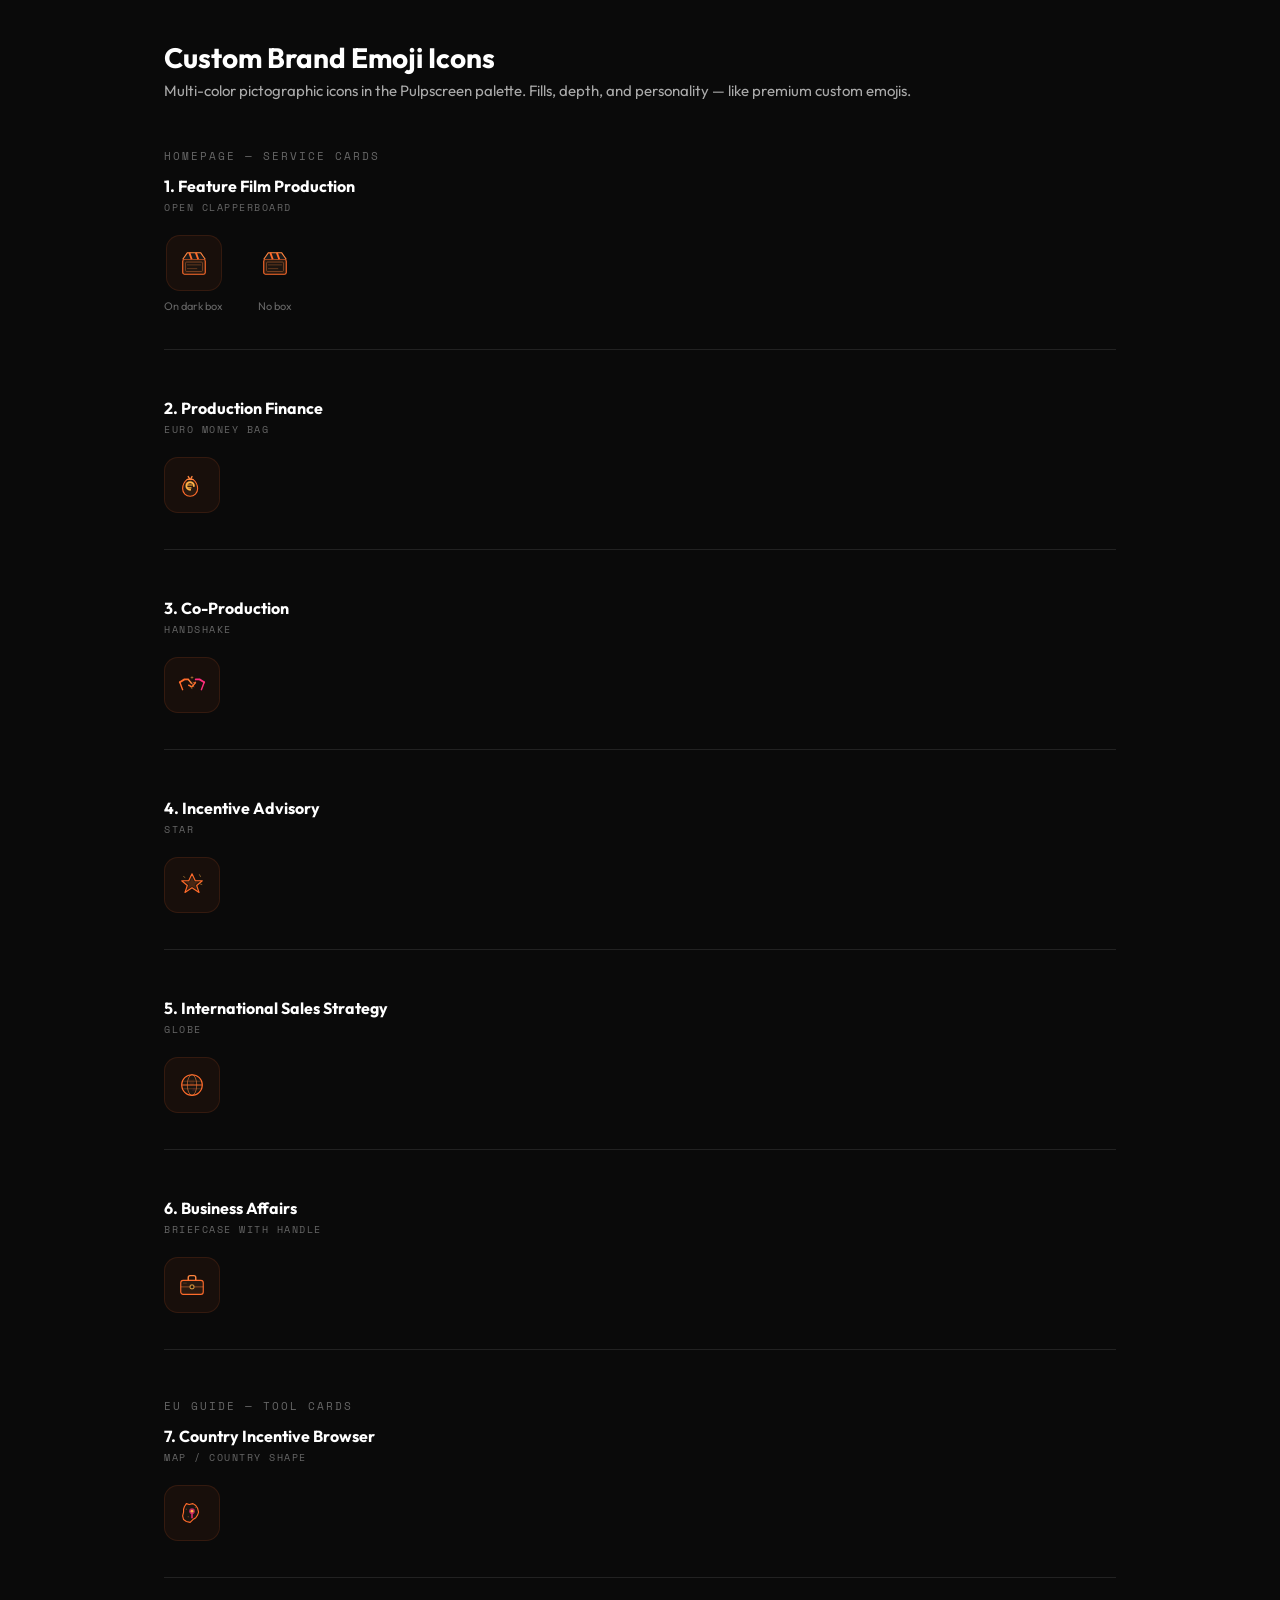
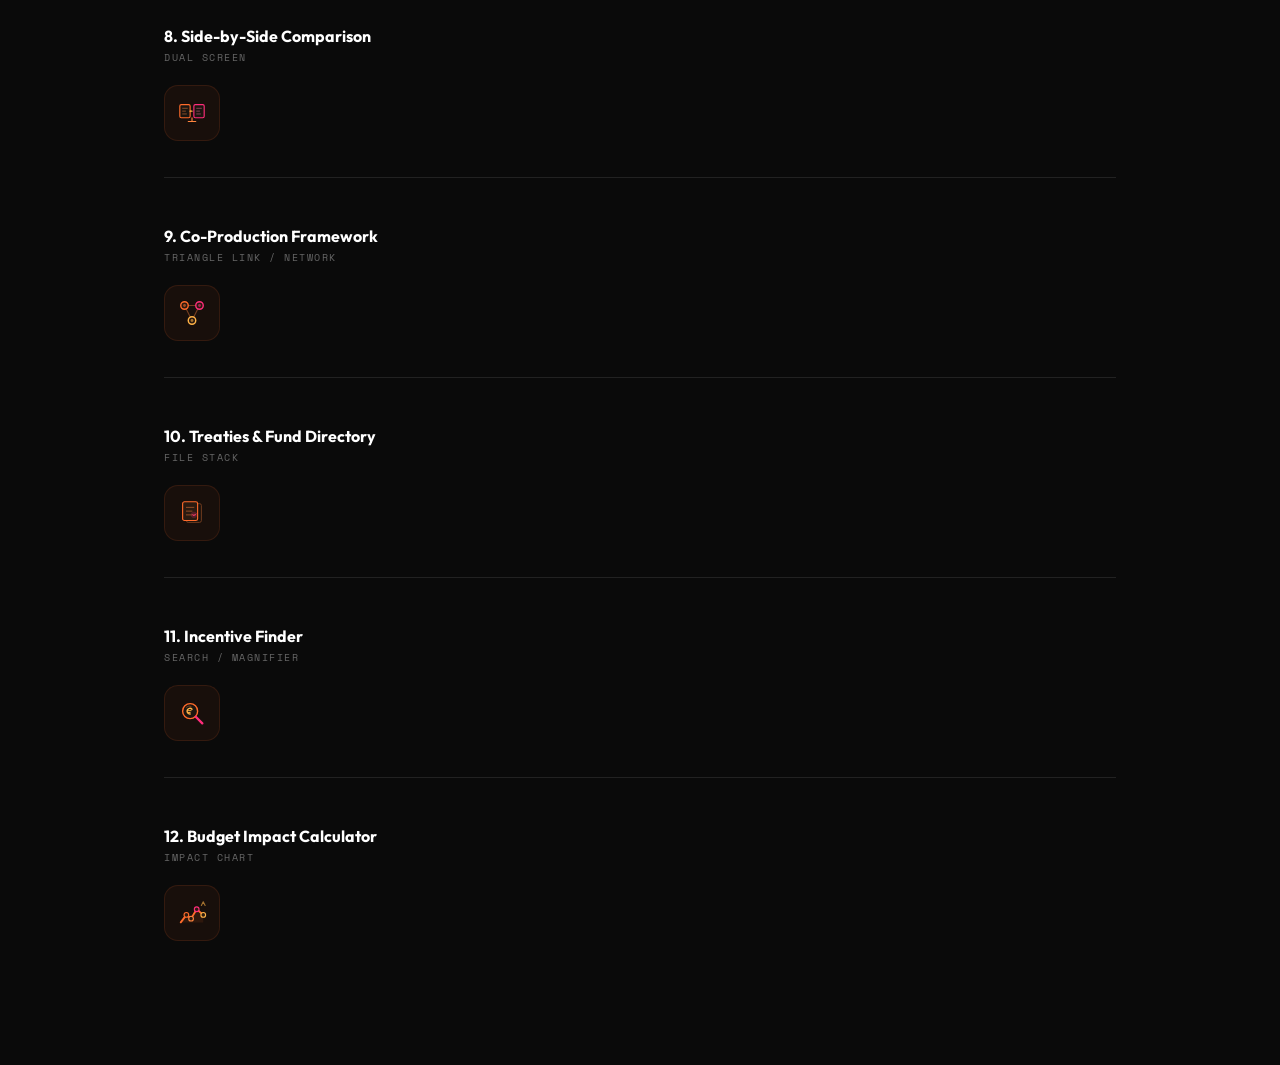
<file: icon-samples.html>
<!DOCTYPE html>
<html lang="en">
<head>
<meta charset="UTF-8">
<meta name="viewport" content="width=device-width, initial-scale=1.0">
<title>Custom Emoji Icons — Pulpscreen</title>
<link href="https://fonts.googleapis.com/css2?family=Outfit:wght@300;400;500;600;700;800;900&family=Space+Mono:wght@400;700&display=swap" rel="stylesheet">
<style>
:root { --black: #0A0A0A; --orange: #FF6B2B; --pink: #FF2D7B; --white: #FFFFFF; --gray-300: #AAAAAA; --gray-500: #666; }
* { margin: 0; padding: 0; box-sizing: border-box; }
body { background: var(--black); color: var(--white); font-family: 'Outfit', sans-serif; padding: 40px 24px; max-width: 1000px; margin: 0 auto; }
h1 { font-size: 28px; margin-bottom: 6px; }
.subtitle { color: var(--gray-300); margin-bottom: 48px; font-size: 15px; }
.section { margin-bottom: 48px; border-bottom: 1px solid #222; padding-bottom: 36px; }
.section:last-child { border-bottom: none; }
.section h2 { font-size: 16px; font-weight: 700; margin-bottom: 4px; }
.label { font-family: 'Space Mono', monospace; font-size: 10px; letter-spacing: 1.5px; text-transform: uppercase; color: var(--gray-500); margin-bottom: 20px; }
.row { display: flex; gap: 24px; flex-wrap: wrap; align-items: flex-end; }
.icon-demo { display: flex; flex-direction: column; align-items: center; gap: 8px; }
.icon-demo span { font-size: 11px; color: var(--gray-500); }
.icon-wrap {
  width: 56px; height: 56px; border-radius: 14px;
  background: rgba(255,107,43,0.06); border: 1px solid rgba(255,107,43,0.12);
  display: flex; align-items: center; justify-content: center;
}
.icon-wrap svg { width: 30px; height: 30px; }
.divider { font-size: 11px; color: var(--gray-500); margin: 48px 0 12px; font-family: 'Space Mono', monospace; letter-spacing: 2px; text-transform: uppercase; }
</style>
</head>
<body>

<h1>Custom Brand Emoji Icons</h1>
<p class="subtitle">Multi-color pictographic icons in the Pulpscreen palette. Fills, depth, and personality — like premium custom emojis.</p>

<p class="divider">Homepage — Service Cards</p>

<div class="section">
  <h2>1. Feature Film Production</h2>
  <div class="label">Open clapperboard</div>
  <div class="row">
    <div class="icon-demo">
      <div class="icon-wrap">
        <svg viewBox="0 0 32 32" fill="none">
          <!-- Clapperboard body -->
          <rect x="4" y="12" width="24" height="16" rx="2" fill="#2A1A10"/>
          <rect x="4" y="12" width="24" height="16" rx="2" stroke="#FF6B2B" stroke-width="1.2"/>
          <!-- Clapper top (open) -->
          <path d="M4 12l5-7h14l5 7" fill="#1A1A1A" stroke="#FF853F" stroke-width="1.2" stroke-linejoin="round"/>
          <!-- Stripes on clapper -->
          <path d="M11 5l2.5 7" stroke="#FF6B2B" stroke-width="2"/>
          <path d="M18 5l2.5 7" stroke="#FF6B2B" stroke-width="2"/>
          <!-- Screen area -->
          <rect x="7" y="15" width="18" height="10" rx="1" fill="#111" stroke="#FF853F" stroke-width="0.8" opacity="0.5"/>
          <!-- Film frame lines -->
          <path d="M9 18h14M9 22h10" stroke="#FF853F" stroke-width="0.8" stroke-linecap="round" opacity="0.4"/>
        </svg>
      </div>
      <span>On dark box</span>
    </div>
    <div class="icon-demo">
      <div style="width:56px;height:56px;display:flex;align-items:center;justify-content:center;">
        <svg viewBox="0 0 32 32" fill="none" width="30" height="30">
          <rect x="4" y="12" width="24" height="16" rx="2" fill="#2A1A10"/>
          <rect x="4" y="12" width="24" height="16" rx="2" stroke="#FF6B2B" stroke-width="1.2"/>
          <path d="M4 12l5-7h14l5 7" fill="#1A1A1A" stroke="#FF853F" stroke-width="1.2" stroke-linejoin="round"/>
          <path d="M11 5l2.5 7" stroke="#FF6B2B" stroke-width="2"/>
          <path d="M18 5l2.5 7" stroke="#FF6B2B" stroke-width="2"/>
          <rect x="7" y="15" width="18" height="10" rx="1" fill="#111" stroke="#FF853F" stroke-width="0.8" opacity="0.5"/>
          <path d="M9 18h14M9 22h10" stroke="#FF853F" stroke-width="0.8" stroke-linecap="round" opacity="0.4"/>
        </svg>
      </div>
      <span>No box</span>
    </div>
  </div>
</div>

<div class="section">
  <h2>2. Production Finance</h2>
  <div class="label">Euro money bag</div>
  <div class="row">
    <div class="icon-demo">
      <div class="icon-wrap">
        <svg viewBox="0 0 32 32" fill="none">
          <path d="M11 10c-4 3-5 6-5 10a8 8 0 0016 0c0-4-1-7-5-10" fill="#2A1A10"/>
          <path d="M11 10c-4 3-5 6-5 10a8 8 0 0016 0c0-4-1-7-5-10" stroke="#FF6B2B" stroke-width="1.2"/>
          <!-- Tie -->
          <path d="M11 10h6M12 7c.8 1.2 1.5 2.5 2 3s1.2-1.8 2-3" stroke="#FF853F" stroke-width="1.5" stroke-linecap="round" stroke-linejoin="round"/>
          <!-- Euro symbol -->
          <path d="M18 17a4 4 0 10-4 4" stroke="#FFB347" stroke-width="2" stroke-linecap="round"/>
          <path d="M11 16h5M11 19h4" stroke="#FFB347" stroke-width="1.3" stroke-linecap="round"/>
          <!-- Shine -->
          <circle cx="10" cy="14" r="1" fill="#FF853F" opacity="0.3"/>
        </svg>
      </div>
    </div>
  </div>
</div>

<div class="section">
  <h2>3. Co-Production</h2>
  <div class="label">Handshake</div>
  <div class="row">
    <div class="icon-demo">
      <div class="icon-wrap">
        <svg viewBox="0 0 32 32" fill="none">
          <!-- Left arm -->
          <path d="M3 13l5-3h4" stroke="#FF6B2B" stroke-width="2" stroke-linecap="round" stroke-linejoin="round"/>
          <!-- Right arm -->
          <path d="M29 13l-5-3h-4" stroke="#FF2D7B" stroke-width="2" stroke-linecap="round" stroke-linejoin="round"/>
          <!-- Clasped hands -->
          <path d="M12 10l4 5 4-2" fill="#2A1A10" stroke="#FF853F" stroke-width="1.5" stroke-linejoin="round"/>
          <path d="M20 13l-4 5-4-2" fill="#1E1210" stroke="#FF6B2B" stroke-width="1.5" stroke-linejoin="round"/>
          <!-- Fingers detail -->
          <path d="M14 17l2 3M16 15l2 3" stroke="#FFB347" stroke-width="1" stroke-linecap="round" opacity="0.5"/>
          <!-- Sparkle -->
          <path d="M16 6l0.5 1.5L18 8l-1.5 0.5L16 10l-0.5-1.5L14 8l1.5-0.5z" fill="#FFB347" opacity="0.6"/>
          <!-- Bottom cuffs -->
          <path d="M3 13l3 8" stroke="#FF6B2B" stroke-width="1.5" stroke-linecap="round"/>
          <path d="M29 13l-3 8" stroke="#FF2D7B" stroke-width="1.5" stroke-linecap="round"/>
        </svg>
      </div>
    </div>
  </div>
</div>

<div class="section">
  <h2>4. Incentive Advisory</h2>
  <div class="label">Star</div>
  <div class="row">
    <div class="icon-demo">
      <div class="icon-wrap">
        <svg viewBox="0 0 32 32" fill="none">
          <path d="M16 4l3.5 7.5H27l-6 5 2.5 7.5L16 19l-7.5 5 2.5-7.5-6-5h7.5z" fill="#2A1A10" stroke="#FF6B2B" stroke-width="1.2" stroke-linejoin="round"/>
          <!-- Inner star glow -->
          <path d="M16 8l2 4.5h4.5l-3.5 3 1.5 4.5L16 17l-4.5 3 1.5-4.5-3.5-3H14z" fill="#FF6B2B" opacity="0.15"/>
          <!-- Shine lines -->
          <path d="M24 5l1 2M7 7l1.5 1M25 15l1.5 0.5" stroke="#FFB347" stroke-width="1" stroke-linecap="round" opacity="0.5"/>
        </svg>
      </div>
    </div>
  </div>
</div>

<div class="section">
  <h2>5. International Sales Strategy</h2>
  <div class="label">Globe</div>
  <div class="row">
    <div class="icon-demo">
      <div class="icon-wrap">
        <svg viewBox="0 0 32 32" fill="none">
          <circle cx="16" cy="16" r="11" fill="#1A1510"/>
          <circle cx="16" cy="16" r="11" stroke="#FF6B2B" stroke-width="1.2"/>
          <!-- Meridians -->
          <ellipse cx="16" cy="16" rx="5" ry="11" stroke="#FF853F" stroke-width="1" opacity="0.6"/>
          <!-- Latitude lines -->
          <path d="M5 12h22M5 20h22" stroke="#FF853F" stroke-width="0.8" opacity="0.35"/>
          <path d="M5 16h22" stroke="#FF6B2B" stroke-width="1"/>
          <!-- Land mass hint -->
          <path d="M12 9c1 1 3 2 5 1s2 3 1 5-3 2-4 1" fill="#FF6B2B" opacity="0.12"/>
          <path d="M18 18c1 1 2 3 1 4s-3 1-3 0" fill="#FF2D7B" opacity="0.1"/>
        </svg>
      </div>
    </div>
  </div>
</div>

<div class="section">
  <h2>6. Business Affairs</h2>
  <div class="label">Briefcase with handle</div>
  <div class="row">
    <div class="icon-demo">
      <div class="icon-wrap">
        <svg viewBox="0 0 32 32" fill="none">
          <rect x="4" y="11" width="24" height="15" rx="2.5" fill="#2A1A10"/>
          <rect x="4" y="11" width="24" height="15" rx="2.5" stroke="#FF6B2B" stroke-width="1.2"/>
          <!-- Handle -->
          <path d="M12 11V8a2 2 0 012-2h4a2 2 0 012 2v3" stroke="#FF853F" stroke-width="1.5"/>
          <!-- Center strip -->
          <path d="M4 18h24" stroke="#FF853F" stroke-width="1" opacity="0.5"/>
          <!-- Clasp -->
          <rect x="14" y="16" width="4" height="4" rx="1" fill="#1A1510" stroke="#FFB347" stroke-width="1"/>
          <!-- Shine -->
          <path d="M7 14h3" stroke="#FF853F" stroke-width="0.8" stroke-linecap="round" opacity="0.3"/>
        </svg>
      </div>
    </div>
  </div>
</div>

<p class="divider">EU Guide — Tool Cards</p>

<div class="section">
  <h2>7. Country Incentive Browser</h2>
  <div class="label">Map / Country shape</div>
  <div class="row">
    <div class="icon-demo">
      <div class="icon-wrap">
        <svg viewBox="0 0 32 32" fill="none">
          <!-- Simplified Europe-ish map -->
          <path d="M10 6l3 1 4-1 3 2 2 3 1 4-1 3-2 3-3 2-3 3-4-1-3-2-1-4 1-4 0-3 1-3z" fill="#1A1510" stroke="#FF6B2B" stroke-width="1.2" stroke-linejoin="round"/>
          <!-- Pin -->
          <circle cx="16" cy="14" r="3" fill="#FF2D7B" opacity="0.7"/>
          <circle cx="16" cy="14" r="1.5" fill="#FFB347"/>
          <path d="M16 17l0 4" stroke="#FF2D7B" stroke-width="1.5" stroke-linecap="round"/>
          <!-- Grid dots -->
          <circle cx="10" cy="12" r="0.8" fill="#FF853F" opacity="0.3"/>
          <circle cx="20" cy="10" r="0.8" fill="#FF853F" opacity="0.3"/>
          <circle cx="12" cy="20" r="0.8" fill="#FF853F" opacity="0.3"/>
        </svg>
      </div>
    </div>
  </div>
</div>

<div class="section">
  <h2>8. Side-by-Side Comparison</h2>
  <div class="label">Dual screen</div>
  <div class="row">
    <div class="icon-demo">
      <div class="icon-wrap">
        <svg viewBox="0 0 32 32" fill="none">
          <rect x="3" y="7" width="11" height="14" rx="1.5" fill="#1A1510" stroke="#FF6B2B" stroke-width="1.2"/>
          <rect x="18" y="7" width="11" height="14" rx="1.5" fill="#1A1510" stroke="#FF2D7B" stroke-width="1.2"/>
          <!-- Content lines left -->
          <path d="M6 11h5M6 14h3M6 17h4" stroke="#FF853F" stroke-width="1" stroke-linecap="round" opacity="0.5"/>
          <!-- Content lines right -->
          <path d="M21 11h5M21 14h3M21 17h4" stroke="#FF6B9B" stroke-width="1" stroke-linecap="round" opacity="0.5"/>
          <!-- Connector -->
          <path d="M14 14h4" stroke="#FFB347" stroke-width="1.5" stroke-linecap="round" stroke-dasharray="2 2"/>
          <!-- Stand -->
          <path d="M12 25h8M16 21v4" stroke="#FF853F" stroke-width="1.2" stroke-linecap="round"/>
        </svg>
      </div>
    </div>
  </div>
</div>

<div class="section">
  <h2>9. Co-Production Framework</h2>
  <div class="label">Triangle link / network</div>
  <div class="row">
    <div class="icon-demo">
      <div class="icon-wrap">
        <svg viewBox="0 0 32 32" fill="none">
          <!-- Connection lines -->
          <path d="M8 8l8 16M24 8l-8 16M8 8h16" stroke="#FF853F" stroke-width="1.2" opacity="0.4"/>
          <!-- Nodes -->
          <circle cx="8" cy="8" r="4" fill="#2A1A10" stroke="#FF6B2B" stroke-width="1.5"/>
          <circle cx="24" cy="8" r="4" fill="#2A1A10" stroke="#FF2D7B" stroke-width="1.5"/>
          <circle cx="16" cy="24" r="4" fill="#2A1A10" stroke="#FFB347" stroke-width="1.5"/>
          <!-- Inner dots -->
          <circle cx="8" cy="8" r="1.5" fill="#FF6B2B" opacity="0.6"/>
          <circle cx="24" cy="8" r="1.5" fill="#FF2D7B" opacity="0.6"/>
          <circle cx="16" cy="24" r="1.5" fill="#FFB347" opacity="0.6"/>
        </svg>
      </div>
    </div>
  </div>
</div>

<div class="section">
  <h2>10. Treaties & Fund Directory</h2>
  <div class="label">File stack</div>
  <div class="row">
    <div class="icon-demo">
      <div class="icon-wrap">
        <svg viewBox="0 0 32 32" fill="none">
          <!-- Back file -->
          <rect x="10" y="6" width="16" height="20" rx="2" fill="#1A1510" stroke="#FF853F" stroke-width="1" opacity="0.4"/>
          <!-- Front file -->
          <rect x="6" y="4" width="16" height="20" rx="2" fill="#2A1A10" stroke="#FF6B2B" stroke-width="1.2"/>
          <!-- Lines on front -->
          <path d="M10 10h8M10 14h6M10 18h10" stroke="#FF853F" stroke-width="1" stroke-linecap="round" opacity="0.5"/>
          <!-- Seal / stamp -->
          <circle cx="18" cy="18" r="3" fill="#FF2D7B" opacity="0.2" stroke="#FF2D7B" stroke-width="0.8"/>
          <path d="M17 18l1 1 2-2" stroke="#FF2D7B" stroke-width="1" stroke-linecap="round" stroke-linejoin="round"/>
        </svg>
      </div>
    </div>
  </div>
</div>

<div class="section">
  <h2>11. Incentive Finder</h2>
  <div class="label">Search / magnifier</div>
  <div class="row">
    <div class="icon-demo">
      <div class="icon-wrap">
        <svg viewBox="0 0 32 32" fill="none">
          <!-- Glass -->
          <circle cx="14" cy="14" r="8" fill="#1A1510" stroke="#FF6B2B" stroke-width="1.5"/>
          <!-- Lens shine -->
          <path d="M10 10c1-1 3-2 5-1" stroke="#FF853F" stroke-width="1" stroke-linecap="round" opacity="0.4"/>
          <!-- Handle -->
          <path d="M20 20l7 7" stroke="#FF2D7B" stroke-width="2.5" stroke-linecap="round"/>
          <!-- Euro inside -->
          <path d="M16 12a3 3 0 10-2 5" stroke="#FFB347" stroke-width="1.5" stroke-linecap="round"/>
          <path d="M11 13.5h4M11 15.5h3" stroke="#FFB347" stroke-width="1" stroke-linecap="round"/>
        </svg>
      </div>
    </div>
  </div>
</div>

<div class="section">
  <h2>12. Budget Impact Calculator</h2>
  <div class="label">Impact chart</div>
  <div class="row">
    <div class="icon-demo">
      <div class="icon-wrap">
        <svg viewBox="0 0 32 32" fill="none">
          <!-- Filled area -->
          <path d="M4 26l6-8 5 4 6-10 7 6v8H4z" fill="#FF6B2B" opacity="0.1"/>
          <!-- Line -->
          <path d="M4 26l6-8 5 4 6-10 7 6" stroke="#FF6B2B" stroke-width="2" stroke-linecap="round" stroke-linejoin="round"/>
          <!-- Dots -->
          <circle cx="10" cy="18" r="2.5" fill="#2A1A10" stroke="#FF6B2B" stroke-width="1.2"/>
          <circle cx="15" cy="22" r="2.5" fill="#2A1A10" stroke="#FF853F" stroke-width="1.2"/>
          <circle cx="21" cy="12" r="2.5" fill="#2A1A10" stroke="#FF2D7B" stroke-width="1.2"/>
          <circle cx="28" cy="18" r="2.5" fill="#2A1A10" stroke="#FFB347" stroke-width="1.2"/>
          <!-- Arrow up -->
          <path d="M26 8l2-4 2 4" stroke="#FFB347" stroke-width="1.2" stroke-linecap="round" stroke-linejoin="round" opacity="0.6"/>
        </svg>
      </div>
    </div>
  </div>
</div>

</body>
</html>
</file>
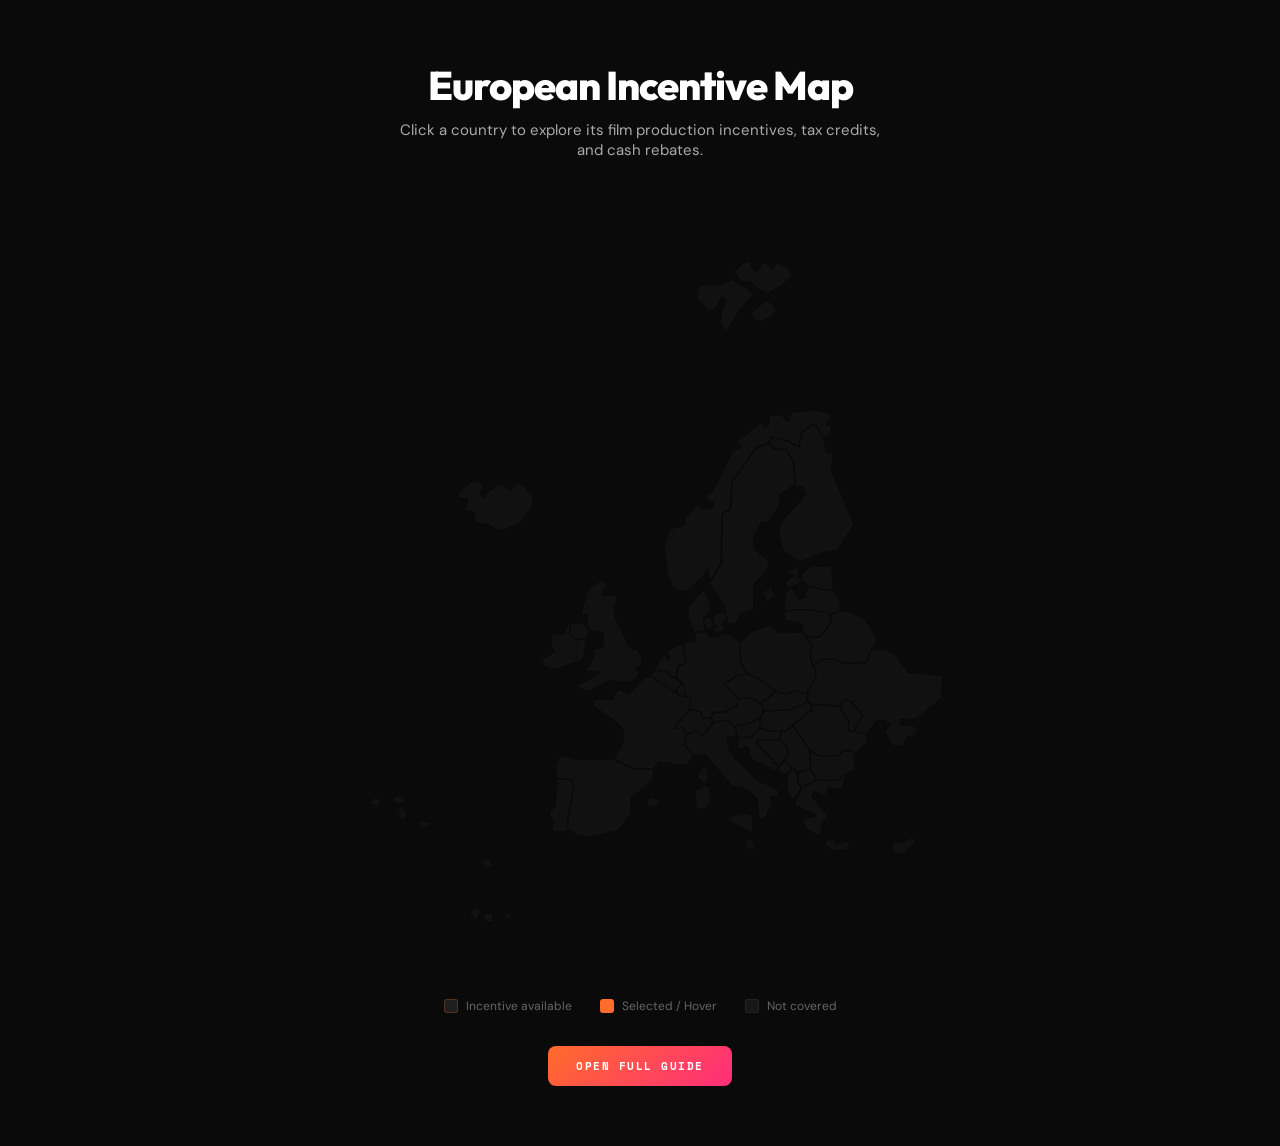
<file: map-test.html>
<!DOCTYPE html>
<html lang="en">
<head>
<meta charset="UTF-8">
<meta name="viewport" content="width=device-width, initial-scale=1.0">
<link rel="icon" type="image/svg+xml" href="/favicon.svg">
<title>Interactive Europe Map — PULPSCREEN</title>
<link href="https://fonts.googleapis.com/css2?family=Space+Mono:wght@400;700&family=Outfit:wght@300;400;500;600;700;800;900&family=DM+Sans:wght@300;400;500;600;700&display=swap" rel="stylesheet">
<style>
:root {
  --black: #0A0A0A;
  --orange: #FF6B2B;
  --pink: #FF2D7B;
  --white: #FFFFFF;
  --gray-300: #AAA;
  --gray-500: #666;
  --font-display: 'Outfit', sans-serif;
  --font-mono: 'Space Mono', monospace;
  --font-body: 'DM Sans', sans-serif;
}
* { margin: 0; padding: 0; box-sizing: border-box; }
body { background: var(--black); color: var(--white); font-family: var(--font-body); }

.container { max-width: 960px; margin: 0 auto; padding: 60px 24px; }
.header { text-align: center; margin-bottom: 32px; }
.header h1 { font-family: var(--font-display); font-size: clamp(26px, 4vw, 40px); font-weight: 800; letter-spacing: -1px; margin-bottom: 10px; }
.header p { color: var(--gray-300); font-size: 15px; max-width: 480px; margin: 0 auto; }

.map-wrap { position: relative; max-width: 800px; margin: 0 auto; }
.map-wrap svg { width: 100%; height: auto; display: block; }

/* Hide non-European countries */
#ae, #af, #am, #ao, #ar, #au, #az, #bd, #bf, #bi, #bj, #bn, #bo, #br, #bs, #bt, #bw, #bz, #ca, #cd, #cf, #cg, #ci, #cl, #cm, #cn, #co, #cr, #cu, #cv, #dj, #dm, #do, #dz, #ec, #eg, #er, #et, #fk, #ga, #ge, #gh, #gl, #gm, #gn, #gq, #gt, #gw, #gy, #hn, #ht, #id, #il, #in, #iq, #ir, #jm, #jo, #jp, #ke, #kg, #kh, #km, #kp, #kr, #kw, #kz, #la, #lb, #lc, #lk, #lr, #ls, #ly, #ma, #mg, #ml, #mm, #mn, #mr, #mu, #mv, #mw, #mx, #my, #mz, #na, #nc, #ne, #ng, #ni, #np, #nz, #om, #pa, #pe, #pg, #ph, #pk, #pr, #py, #qa, #ru, #rw, #sa, #sb, #sc, #sd, #sg, #sl, #sn, #so, #sr, #ss, #st, #sv, #sy, #sz, #td, #tg, #th, #tj, #tm, #tn, #tr, #tt, #tw, #tz, #ug, #us, #uy, #uz, #vc, #ve, #vn, #vu, #ye, #za, #zm, #zw { display: none; }

/* All paths default */
#world-map path { fill: #111; stroke: rgba(255,255,255,0.03); stroke-width: 0.2; }
#world-map g path { fill: #111; stroke: rgba(255,255,255,0.03); stroke-width: 0.2; }

/* Background EU countries (non-interactive) */
.eu-bg path, path.eu-bg { fill: #1a1a1a; stroke: rgba(255,255,255,0.08); stroke-width: 0.3; }

/* Interactive EU countries */
.eu-country path, path.eu-country { fill: #2a2a2a; stroke: rgba(255,107,43,0.35); stroke-width: 0.5; cursor: pointer; transition: fill 0.2s ease, stroke 0.2s ease; }
.eu-country:hover path, path.eu-country:hover { fill: var(--orange); stroke: #FF853F; stroke-width: 0.6; }

/* Tooltip */
.map-tooltip {
  position: fixed; display: none;
  background: rgba(10,10,10,0.95); backdrop-filter: blur(12px);
  border: 1px solid rgba(255,107,43,0.3); border-radius: 10px;
  padding: 12px 18px; pointer-events: none; z-index: 100;
  white-space: nowrap; box-shadow: 0 8px 24px rgba(0,0,0,0.5);
}
.tt-name { font-family: var(--font-display); font-weight: 700; font-size: 15px; margin-bottom: 3px; }
.tt-rate { font-family: var(--font-mono); font-size: 13px; color: var(--orange); }

.map-legend { display: flex; justify-content: center; gap: 28px; margin-top: 24px; font-size: 12px; color: var(--gray-500); flex-wrap: wrap; }
.legend-item { display: flex; align-items: center; gap: 8px; }
.legend-swatch { width: 14px; height: 14px; border-radius: 3px; }

.back-link { display: inline-block; margin-top: 32px; padding: 12px 28px; background: linear-gradient(135deg, #FF6B2B, #FF2D7B); border-radius: 8px; color: var(--white); text-decoration: none; font-family: var(--font-mono); font-size: 11px; letter-spacing: 1.5px; text-transform: uppercase; font-weight: 700; }
.back-link:hover { opacity: 0.9; }
</style>
</head>
<body>
<div class="container">
  <div class="header">
    <h1>European Incentive Map</h1>
    <p>Click a country to explore its film production incentives, tax credits, and cash rebates.</p>
  </div>
  <div class="map-wrap">
    <svg version="1.1"
     xmlns="http://www.w3.org/2000/svg"
     xmlns:xlink="http://www.w3.org/1999/xlink"
     x="0px"
     y="0px"
     
     
     viewBox="300 260 220 215"
     id="world-map">
<g>
    <path id="_somaliland" d="M512.674,502.797l3.526,2.403l1.046-0.052l8.757-3.008l0.994,3.206l-0.701,2.706l-1.893,1.503l-4.729-0.302l-6.769-4.158L512.674,502.797L512.674,502.797z"/>
    <path id="ae" d="M528.466,468.135l0.753,3.008l8.522,0.752l0.596-6.172l1.644-0.897l0.448-2.257l-2.688,0.753l-2.99,4.521L528.466,468.135L528.466,468.135z"/>
    <path id="af" d="M545.85,435.383l1.374,10.771l3.423,0.752l0.32,1.937l-2.455,2.049l4.573,3.691l8.885-3.198l0.709-3.786l5.593-3.491l2.145-8.091l1.599-1.722l-1.659-2.887l5.412-3.347l-0.691-0.968l-2.498,0.155l-0.226,2.299l-3.354-0.033l-0.062-3.068l-1.079-1.288l-1.815,1.649l0.052,1.515l-2.739,1.036l-5.059-0.319l-6.568,6.881L545.85,435.383L545.85,435.383z"/>
    <path id="al" class="eu-bg" d="M450.679,420.438v3.984l1.142,2.152l0.82-0.096l1.409-2.566l-0.821-1.15l-0.319-2.844l-1.089-1.012L450.679,420.438L450.679,420.438z"/>
    <path id="am" d="M507.47,420.549l4.149,5.411l-1.218,1.427l-2.939-0.51l-3.646-3.268l0.196-2.146L507.47,420.549L507.47,420.549z"/>
    <g id="ao">
        <path class="mainland" d="M437.366,547.461l2.948,11.003l-0.069,3.478l-4.313,4.633l-0.647,7.527l16.597,0.147l5.395,1.954l4.45-0.58l-2.594-3.251l0.01-9.282l5.101-0.217v-3.621l-4.142-0.172l-0.829-8.575l-1.746,0.024l-0.943-0.848l-1.027,0.054l-1.365,2.646h-5.255l-1.22-1.227l0.363-1.738l-1.436-2.101L437.366,547.461L437.366,547.461z"/>
        <path d="M435.577,544.453l1.504,1.953l1.945-1.842l-0.571-1.909l-0.483-0.035L435.577,544.453L435.577,544.453z"/>
    </g>
    <g id="ar">
        <path class="mainland" d="M279.05,600.613l1.677,1.571l-6.371,9.467l-2.239,2.479l0.777,10.813l4.918,5.974l-4.132,7.209l-3.129,1.35h-3.579l1.003,5.627l-5.593,1.92l1.34,4.729l-3.354,10.701l4.141,3.38l-2.239,5.515l-3.804,5.975l2.014,4.165l-4.918,0.786l-4.028-4.951l-0.674-15.432l-6.258-26.209l1.893-9.163l-4.028-11.713l2.68-15.204l2.463-2.931l-0.605-2.222l3.164-2.888l7.054,0.483l3.942,4.21l4.555,0.078l4.668,2.853l-1.375,3.217l0.329,3.25l6.612-0.312L279.05,600.613L279.05,600.613z"/>
        <path d="M264.745,687.564l0.225,4.951l3.803-0.337l3.242-2.144l-5.48-1.124L264.745,687.564L264.745,687.564z"/>
    </g>
    <path id="at" class="eu-country" data-index="15" data-name="Austria" data-rate="25–30%" data-flag="🇦🇹" d="M430.46,403.459l-0.562,1.167l0.483,0.83l2.015-0.415h1.711l1.857,1.572l3.95-0.717l2.904-1.729l0.743-1.167l-0.112-1.504l-2.611-1.954l-3.501,0.035l-0.294,1.988l-3.683,1.797L430.46,403.459L430.46,403.459z"/>
    <g id="au">
        <path class="mainland" d="M672.961,609.067l-0.303,21.938l-3.371,2.472l-0.303,2.161l4.598,3.086l11.35-2.161h5.826l2.145-3.095l12.879-2.472l9.198,2.784l-0.614,3.708l1.228,3.708l7.055-1.236l0.303,1.851l-4.599,3.396l1.53,1.236l3.37-1.236l-0.917,10.2l6.44,4.944l3.683-1.236l1.841,1.852l10.735-1.548l10.123-16.381l3.682-0.925l7.357-13.596l1.841-11.739l-4.599-5.869l1.842-1.236l-3.684-11.436l-3.984-2.783l0.614-15.448l-3.684-2.782l-0.916-8.652h-1.842l-6.138,20.392l-3.37,0.312l-7.668-7.728l4.297-11.437l-7.971-1.547l-8.896,2.472l-2.454,7.104l-3.984,0.925l-0.304-4.944l-16.252,9.889l0.304,3.708l-2.454,3.397h-6.139l-13.19,5.56L672.961,609.067L672.961,609.067z"/>
        <path d="M728.775,668.089l-1.531,6.181l0.304,4.322l4.599-0.312l5.213-8.03L728.775,668.089L728.775,668.089z"/>
    </g>
    <path id="az" d="M508.931,418.674l-0.873,1.486l4.071,5.342l1.418-0.458l2.334,2.446l1.011-4.287l2.533,0.406l-0.104-1.229l-4.165-3.646l-0.795,2.143L508.931,418.674L508.931,418.674z"/>
    <path id="ba" class="eu-bg" d="M442.708,411.084l-0.319,0.527l5.801,5.981l2.127-3.13l-0.078-1.234l-1.857-2.256L442.708,411.084L442.708,411.084z"/>
    <path id="bd" d="M616.256,457.908l-1.134,2.049l2.938,5.584l0.087,4.357l0.535,1.166l3.449,0.061l1.953-1.875l1.418,0.855l0.285,2.652l1.133-0.708l0.069-3.389l-0.951-0.112l-0.596-2.879l-2.403-0.086l-0.596-1.6l1.469-1.962l0.024-0.97h-4.269L616.256,457.908L616.256,457.908z"/>
    <path id="be" class="eu-country" data-index="9" data-name="Belgium" data-rate="25–45%" data-flag="🇧🇪" d="M414.019,391.704l-0.554,1.383l5.947,3.925l0.4,0.051l0.375-1.094l0.837-0.588l-1.336-1.499h-0.916l-1.255-1.426L414.019,391.704L414.019,391.704z"/>
    <path id="bf" d="M404.493,493.496l3.146-0.25l5.16,7.295l-4.789,3.613l-3.466-0.892l-4.66,0.062l-0.752,2.73l-3.907,0.19l-1.071-1.461l1.385-4.442L404.493,493.496L404.493,493.496z"/>
    <path id="bg" class="eu-country" data-index="26" data-name="Bulgaria" data-rate="25%" data-flag="🇧🇬" d="M457.092,414.066l0.139,4.305l1.452,3.025l5.454,0.095l2.455-1.737l2.412-0.959l-0.588-2.75l0.545-1.469l-1.228-0.641l-1.687,0.139l-1.323,1.332l-5.549,0.043L457.092,414.066L457.092,414.066z"/>
    <path id="bi" d="M478.504,538.385l3.691-0.078l-0.959,3.232l-0.935,0.812h-1.142l-0.812-2.187L478.504,538.385L478.504,538.385z"/>
    <path id="bj" d="M411.512,515.288h1.833l0.104-5.204l2.315-3.363l-0.104-5.852l-2.102-0.052l-3.604,2.816l1.504,2.87L411.512,515.288L411.512,515.288z"/>
    <path id="bn" d="M689.038,515.08l-2.489,3.018l2.04,0.641l1.149-1.608L689.038,515.08L689.038,515.08z"/>
    <path id="bo" d="M238.631,561.361l7.114-3.104l2.351,0.226l1.565,6.534l10.839,3.604l1.79,5.523l4.469,0.562l1.902,4.729l-1.34,4.278l-7.27,0.562l-2.68,6.872l-5.705-0.112l-1.79-0.337l-3.293,3.197l-1.625-0.156l-5.593-12.957l1.547-2.316l0.545-9.163l-1.383-5.455L238.631,561.361L238.631,561.361z"/>
    <path id="br" d="M286.631,618.464l5.402-10.391l0.198-8.73l10.079-6.501h5.645l4.435-7.512l0.804-14.418l-1.815-3.855l10.684-9.751l0.406-10.761l-14.514-7.105l-17.53-5.48l-8.264-0.812l2.221-4.669l-0.604-7.104l-1.808-0.596l-2.671,5.308l-1.4,1.754l-3.595-1.59l-12.093,4.261l-4.028-5.073l0.648-5.299l-3.804,3.872l-4.201-2.265l-0.424,0.597l0.009,1.841l3.622,1.945l-5.437,5.73l-3.432-0.034l-3.475-3.535l-3.933,0.121l-0.484,4.2l2.256,2.739l-2.663,8.532l-3.112,0.241l-4.953,3.13l-1.21,6.146l4.296,4.599l0.787-0.89l3.017-0.812l2.576,4.34l7.374-3.164l2.861,0.165l1.971,6.976l10.52,3.337l1.815,5.564l4.478,0.537l2.135,5.314l-1.443,4.729l1.884,2.474l-0.276,3.683l5.048-0.477l4.625,5.844l-0.363,4.105l2.74,2.316l-6.57,9.95L286.631,618.464L286.631,618.464z"/>
    <g id="bs">
        <path d="M222.121,463.112l-1.089-0.337l-0.086,2.101l1.34,1.349l0.917-1.349L222.121,463.112L222.121,463.112z"/>
        <path d="M224.29,466.397l-1.504,0.838l1.417,2.021l0.752-1.011L224.29,466.397L224.29,466.397z"/>
        <path d="M229.14,467.91l-1.591-0.087l0.165,1.012l1.167,1.687l1.002-1.099L229.14,467.91L229.14,467.91z"/>
        <path d="M228.388,465.896l-2.593-1.099l-0.501-2.609l1.002-0.425l1.003,2.023l1.002,0.76L228.388,465.896L228.388,465.896z"/>
        <path d="M225.881,460.588l-1.34-0.337l-0.251-1.686l-1.417-0.501l0.917-0.926l1.668,0.588l1.253,0.762L225.881,460.588L225.881,460.588z"/>
    </g>
    <path id="bt" d="M616.108,453.561l1.34,1.833l4.528,0.034l-0.458-2.507L616.108,453.561L616.108,453.561z"/>
    <path id="bw" d="M454.56,594.589l1.858,0.57l-0.26,5.314l1.911,0.26l4.391-3.959l5.273,0.57l1.399-3.545l6.673-6.095l-8.013-9.223l-0.104-1.514l-0.883-0.26l-2.43,2.24l-6.31,0.154l-0.884,7.866l-2.479,0.57L454.56,594.589L454.56,594.589z"/>
    <path id="by" class="eu-bg" d="M456.418,382.861l1.297,2.135l-0.519,1.703l0.086,1.349l0.476,1.616l2.68-1.521l3.329,0.086l2.334,0.959h5.922l1.729-4.141l1.037-1.564v-1.045l-3.717-5.23l-3.285-1.305l-2.68-0.303l-2.335,0.743l0.088,2.351l-3.241,4.098L456.418,382.861L456.418,382.861z"/>
    <path id="bz" d="M191.823,483.228l-0.043,3.154h0.726l2.472-4.615h-1.677L191.823,483.228L191.823,483.228z"/>
    <g id="ca">
        <path class="mainland" d="M151.767,281.182l1.72,2.602l0.864,3.475l4.305,1.081l3.017-3.25l2.585,1.306l7.321,0.647l5.169-2.17l0.864,7.157h3.017v-3.034l3.017,0.216l7.538,8.895l4.953,3.035l-2.584,4.123l1.081,1.081l9.673,1.953l0.216,4.34l2.585,0.433l0.648-6.51l4.089-1.08l3.017,4.556l6.457,3.034l3.233,0.647l2.152-2.602l0.216-4.124l3.873-2.387l1.288,3.476l-3.449,6.077l0.432,3.033l1.937-3.033l3.873-3.475l0.216-4.556l-2.152-3.476l0.648-2.817l5.169-2.603l2.369,1.738l0.432,15.188l3.657-3.25l2.152,1.305l-3.017,5.204l3.873,0.865l5.602-8.679l4.737,4.986l-1.936,8.895l-4.737,2.603l-4.521-2.169l-8.177,1.736l0.864,2.818l-2.152,3.476l-6.673,1.521l-7.538,5.86l-6.673,8.896l-0.864,2.817l4.521,1.737l1.72,4.339l6.241,6.293l9.906,4.339l-2.152,9.975l-0.216,2.818l2.585,1.736l3.449-4.555l0.432-8.679l5.385-0.216l2.584-4.988l0.433-7.589l6.889-13.45l8.609,3.034l4.521,6.293l-1.937,6.292l3.449,1.954l8.394-5.646l2.368,15.404l7.754,9.327l0.216,4.771l-8.609,2.17l-4.088,4.338l-8.609-1.953l-4.305-0.217l-7.538,5.86l4.521-1.081l5.601-1.08l1.081,1.305l-1.504,4.771l0.216,4.34l2.585,1.736l2.584-0.648l1.296-1.953h1.72l-2.801,5.205l-5.385,0.215l-2.368,3.476h-3.017l-0.864-2.603l4.305-4.338l-5.169,1.737l-0.233-7.374l-1.487-0.863l-4.521,1.953l-0.432,3.691h-10.338l-8.832,6.08l-11.842,3.908l-1.288-1.738l5.964-8.902l-3.388-3.261l-2.152-4.132l-4.383-3.346l-4.702-0.389l-8.428-5.904l-61.122-10.043l-1.011-4.142l-5.602-5.204v-4.339l0.865-3.907l-0.433-2.168l-2.152-2.171l-0.432-3.475l5.602-3.908l-3.449-18.653l-4.737-0.217l-4.305-5.645L151.767,281.182L151.767,281.182z"/>
        <path d="M130.684,350.117l-1.47,2.818l0.51,1.996l0.959,0.598l-0.225,0.812l-1.029,0.294l0.294,2.965l1.106,1.115l0.882-0.959l-1.106-2.887l0.657-2.299l1.616-2.152l-1.175-1.997L130.684,350.117L130.684,350.117z"/>
        <path d="M135.542,367.008l-1.323,0.52l2.429,2.818l0.588,3.336l2.429,2.592l2.058-0.371v-3.406l-2.498-1.557L135.542,367.008L135.542,367.008z"/>
        <path d="M268.15,295.833l-1.53,1.547l1.34,2.126l6.328,0.77l-4.028-4.252L268.15,295.833L268.15,295.833z"/>
        <path d="M191.105,270.143l0.19,3.475l-6.898,7.148l1.729,5.791l4.979-1.348l2.878-4.253l7.278-2.706l5.938-0.389l-4.599-5.022l-2.299,1.737l-1.729-0.579l-0.959-2.126l-2.109-2.126L191.105,270.143L191.105,270.143z"/>
        <path d="M200.113,259.908l-1.53,2.706l7.477,2.706l2.68-4.055l1.15,2.707h1.919l3.639-4.055l-4.409-1.158l-1.729-1.348l-2.299,2.316L200.113,259.908L200.113,259.908z"/>
        <path d="M213.148,265.318l-5.938,2.508v1.928l7.667,2.896l-1.729,1.928l1.15,2.507l4.789-2.126h4.028l1.919,3.086l3.259-3.285l-0.77-3.095l-2.68,0.968l-0.38-3.863l1.34-2.316h-1.34l-2.109,1.349l-0.959,0.769l0.579,2.707l-1.53,1.158l-2.299-0.19l-0.579-3.476L213.148,265.318L213.148,265.318z"/>
        <path d="M221.005,259.329l-0.579,1.927l3.639,1.738l2.68-1.547l-0.19-1.158L221.005,259.329L221.005,259.329z"/>
        <path d="M223.875,256.044l-2.679,0.968l0.19,1.35l5.938-0.389l-0.19-1.349L223.875,256.044L223.875,256.044z"/>
        <path d="M236.72,259.329l-0.38,1.348l-0.959,1.349v1.929l3.639-0.579l3.83,3.285h1.34v-3.285l-3.83-4.253L236.72,259.329L236.72,259.329z"/>
        <path d="M246.497,263.191l1.53,1.738l-1.34,2.316l0.959,2.507l4.218-2.317v-1.736l-2.49-2.896L246.497,263.191L246.497,263.191z"/>
        <path d="M252.055,258.75l0.19,3.086h5.178l1.34,1.158l-0.19,1.348l-4.599,0.58l3.259,4.443l4.409,0.77l6.128-2.705l-8.817-13.33l-2.68,1.738l0.19,2.316l-3.069-1.158L252.055,258.75L252.055,258.75z"/>
        <path d="M207.399,280.576l-7.278,1.928l-4.219,3.673l0.38,4.054l7.667,2.317l-1.729,3.864l-5.558-3.477l-1.53,2.896l3.639,2.507l-0.19,4.054l5.558,1.547l6.708-0.389l1.149-2.126l4.979,5.601l3.449-1.157l0.579-3.864l2.49,1.737l0.38-3.864l-3.068-1.928l0.19-12.162l-2.68-2.126l-2.87,3.864L207.399,280.576L207.399,280.576z"/>
        <path d="M230.782,289.073l-2.489-1.158l-1.34,1.737l2.68,4.253l0.19,4.054l5.749-3.475v-5.022l2.109-2.126l-2.109-1.547h-3.449L230.782,289.073L230.782,289.073z"/>
        <path d="M243.048,287.335l-4.028,3.285l0.959,4.054h2.49l1.149-2.126l1.729,1.737l1.729-0.19l4.599-3.864L243.048,287.335L243.048,287.335z"/>
        <path d="M242.659,280.956l-0.959,1.928l4.218,1.548l1.15-1.738L242.659,280.956L242.659,280.956z"/>
        <path d="M240.169,273.617l-4.218,0.579l-2.49,2.315l4.599,0.19l-1.34,3.475l0.959,1.548l1.34-0.19l3.259-5.212L240.169,273.617L240.169,273.617z"/>
        <path d="M247.456,272.27l-2.299,0.77l0.38,3.086l3.83,2.507l0.19,1.927l-1.149,1.159l0.579,3.864l14.755,4.823l4.028,1.349l4.028-3.475l-4.789-3.864l-4.409,1.158l-6.128-0.579l-2.299-2.316l-0.579-6.371l-3.83-1.928L247.456,272.27L247.456,272.27z"/>
        <path d="M259.523,292.357l-4.218-0.39l-4.979,1.927l-2.68,3.666l0.769,10.043l8.238,0.39l7.857,3.864l5.559,6.371l4.218-0.19l-1.15,5.981l-3.829,6.371l-4.218,1.926l-3.069-0.578l-1.53-1.348l-2.299,3.086l0.959,3.086l3.259,0.189l4.028-1.928l3.449,8.886l8.626,5.603l5.938-7.529l-4.979-8.108l2.878-3.284l4.028,6.758l7.278-6.371l-1.339-2.896l-4.98,1.548l-3.448-9.466l3.259-5.403l-6.518-6.949l-3.639,2.507l-3.449-7.529l-7.277,0.968l-1.919-9.076l-5.938,4.055l-0.579,5.021h-3.259l0.38-4.443L259.523,292.357L259.523,292.357z"/>
        <path d="M262.021,274.006v1.738l-4.218,0.968l1.149,1.927l4.789,1.928l5.368,0.58l3.831,2.705l3.829-2.127l-2.681-2.705h3.449l2.109-2.316l5.178-0.77v-1.158l-2.878-1.928l0.379-2.127l8.048,1.348l11.886-4.633l-4.41-1.348l1.15-1.547h9.197l1.531-1.547l-18.593-6.569l-4.41-1.547l-4.789,3.476l-5.368-4.443l-2.878-0.19l-0.579,3.675l-3.638-3.285l-4.218,1.349l0.769,2.126l6.328,1.35l-0.38,3.086l3.449,2.125l8.438-2.125l0.19,2.896l-6.898,3.285l-4.218-3.285l-3.83,0.389l3.83,5.411l-1.919,0.969l-2.878-2.508l-2.109,1.348l1.919,3.666h3.259l-0.769,3.475l-2.68-0.389l-3.449-3.674L262.021,274.006L262.021,274.006z"/>
        <path d="M244.941,327.159l-3.657,4.599l-0.225,5.065l3.198-1.841h3.881l2.74,2.533l2.515-2.076L244.941,327.159L244.941,327.159z"/>
        <path d="M289.466,386.977l-9.136,8.748l0.916,2.074l11.186,4.141l1.599-2.758l-0.916-4.599l-3.657,0.458l-2.057-2.299l3.423-3.449L289.466,386.977L289.466,386.977z"/>
    </g>
    <path id="cd" d="M438.023,546.597l8.912-0.155l1.808,2.567l-0.069,1.893l0.665,0.605h4.426l1.271-2.499h1.808l0.734,0.742l2.479-0.069l0.735,8.714l4.287,0.139v0.675l11.521,5.195l0.536,1.012h2.411l-0.268-3.648l-4.356-2.092l0.269-2.766l1.876-4.392l4.287-0.139l-3.683-12.224l0.068-5.195l5.826-9.11l0.068-1.278l-0.874-0.477l0.035-2.472l-1.062-0.095l-1.072-1.366l-17.59-0.795l-3.226,3.138l-5.28-3.475l-1.858,1.141l-1.348,11.35l-3.337,2.575l-1.003,2.283l0.179,3.381l-6.017,4.918l-1.6-0.726l0.216,0.94L438.023,546.597L438.023,546.597z"/>
    <path id="cf" d="M443.452,519.229l4.028,4.356l1.59-2.057l2.532,0.104l0.544-2.006l2.49-1.556l5.169,3.562l2.982-2.956l11.574,0.51l-10.736-11.082l1.443-0.897l0.198-1.954l-2.438-1.149h-3.58l-5.766,5.715l-0.197,2.351l-4.573-0.146l-0.146,1.003l-2.982-0.305l-2.688,5.108L443.452,519.229L443.452,519.229z"/>
    <path id="cg" d="M439.424,526.551l-0.052,1.255l4.131,0.104l0.146,10.728l-3.777-0.104l-2.187-1.703l-1.693,0.951l-0.078,0.476l0.873,0.423l0.251,2.204l-2.334,2.006l0.501,1.057l2.585-2.006h1.244l0.396,1.2l1.644,0.7l5.271-4.46l-0.104-3.259l1.099-2.653l3.38-2.507l0.907-8.479l-2.402,0.009l-2.783,3.812L439.424,526.551L439.424,526.551z"/>
    <path id="ch" class="eu-bg" d="M423.787,402.82l-3.771,4.011l0.078,0.405l1.547-0.483l1.393,1.937l2.352-0.83l1.625,1.263l0.667-0.38l2.005-3.146l-0.511-0.484l-1.979-0.051l-0.959-1.963L423.787,402.82L423.787,402.82z"/>
    <path id="ci" d="M388.484,521.562l3.697-2.617l4.6-0.806l4.693,1.013l-2.395-3.622l-0.701-2.213l0.701-6.544l-4.192,0.198l-1.9-1.814l-3.994,0.104l-1.901,0.304l0.198,4.425l-1.002,0.406l-1.203,2.215l3.095,3.62L388.484,521.562L388.484,521.562z"/>
    <g id="cl">
        <path d="M261.391,683.51l-3.691,8.109l6.371,0.674l0.112-5.403L261.391,683.51L261.391,683.51z"/>
        <path d="M260.137,682.239l-2.775,3.068l-0.337,3.604l-5.368-3.043l-5.705-8.221l-1.677-2.932l2.351-3.043l-0.225-3.83l-2.68-1.124l-2.126-1.572l0.449-2.144l2.792-0.787l0.562-12.387l-4.356-2.48l-2.844-64.477l0.735-1.278l5.567,12.836l1.781,0.035l0.579,2.049l-2.369,2.868l-2.723,15.448l3.873,11.895l-1.79,9.007l6.31,26.485l0.666,15.49l4.521,5.229L260.137,682.239L260.137,682.239z"/>
        <path d="M241.717,649.833l-1.115,1.686l0.562,2.932l1.115,0.112l0.562-3.718L241.717,649.833L241.717,649.833z"/>
    </g>
    <path id="cm" d="M428.031,519.428l2.783,2.561l-0.199,3.959l15.266-0.354l1.245-1.399l-4.375-4.711l-0.648-1.703l2.784-5.212l-1.893-3.458l-1.591-0.855v-1.755l1.841-1.202l0.104-5.463l-1.46-0.164l-0.024,2.87l-6.414,11.972l-3.925,0.199l-2.688,1.85L428.031,519.428L428.031,519.428z"/>
    <g id="cn">
        <path class="mainland" d="M594.498,386.128l-2.99,7.521l-4.124-0.217l-4.349,9.518l3.691,4.701l-7.606,10.504l-3.907-0.658l-2.611,3.285l0.648,1.971l3.043,0.217l1.521,3.5l3.044,0.658l9.344,12.04v6.129l4.563,2.844l4.996-0.873l6.303,3.719l7.605,2.187l3.691-0.439l4.132-0.441l8.687-5.688l2.828,0.44l1.08,2.567l2.396,0.718l3.26,4.813l-2.17,4.814l1.306,3.285l3.69,1.312l0.647,3.942l4.35,0.439l0.647-1.971l6.302-3.285l3.907,0.217l4.563,5.03l3.043-1.312l1.954,0.216l0.873,2.412l1.521,0.216l2.169-3.06l8.688-3.285l7.823-9.413l2.61-8.974l-0.217-5.912l-3.259-0.656l1.953-2.188l-0.434-3.501l-8.255-8.314v-4.157l2.386-3.062l2.388-1.098l0.216-2.412h-6.085l-1.089,3.285l-2.828-0.656l-3.475-3.718l2.17-5.688l3.043-3.285l2.827,0.217l-0.434,5.031l1.521,1.313l3.691-3.717l1.306-0.216l-0.433-2.844l3.476-4.158l2.61,0.216l1.521-4.813l1.781-0.942l0.182-3l-1.729-1.815l-0.147-4.736l3.329-0.217l-0.216-12.214l-2.334,1.4L694.267,377l-3.897-0.009l-11.298-6.354l-8.16-9.837l-8.281-0.086l-2.107,1.833l2.68,6.137l-0.935,5.758l-3.335,1.383l-1.876-0.147l-0.139,5.696l1.954,0.441l3.476-1.53l4.563,2.187v2.188l-3.26,0.216l-2.611,5.688l-2.386,0.215l-8.472,11.16l-8.902,3.941l-6.086,0.441l-4.124-2.844l-5.869,3.068l-6.302-1.971l-1.521-4.158l-10.642-0.657l-5.646-9.188h-2.386l-1.92-4.262L594.498,386.128z"/>
        <path d="M671.802,472.655l-2.064,0.579l-1.487,1.833l1.236,2.411l1.814,0.163l2.066-1.832l0.492-2.411L671.802,472.655L671.802,472.655z"/>
    </g>
    <path id="co" d="M234.326,498.251l-1.781-0.182l-11.773,9.707l-1.245,3.414l-1.608,0.182l0.717,7.546l-4.105,10.07l4.46,3.776l5.714,0.363l3.924,5.757l5.705,0.183l-0.182,4.312h2.135l2.316-7.909l-2.144-2.694l0.536-5.031l4.46-0.363l-0.536-11.688l-9.993-3.232l-2.316-6.293L234.326,498.251L234.326,498.251z"/>
    <path id="cr" d="M202.905,502.745l1.202,2.352l0.977,1.297l-1.314,3.898l-2.507-1.764l-4.097-3.752v-2.48L202.905,502.745L202.905,502.745z"/>
    <path id="cu" d="M205.904,469.846v1.1l4.599,0.086l2.169-1.263l0.337,0.926l4.512,1.098l4.011,3.622l-0.917,1.262l0.165,1.436l3.345,0.839l3.345-1.514l1.504-1.513l-2.169-1.098l-11.194-6.569l-3.924-0.424L205.904,469.846L205.904,469.846z"/>
    <g id="cv">
        <path d="M350.01,490.264l-1.642,0.942l1.175,0.941l1.409-0.708L350.01,490.264L350.01,490.264z"/>
        <path d="M354.046,492.165l-1.071,0.951l0.762,1.409l1.832-0.821L354.046,492.165L354.046,492.165z"/>
        <path d="M351.704,494.836l-1.375,0.821l1.479,1.979l1.168-0.612L351.704,494.836L351.704,494.836z"/>
    </g>
    <path id="cy" class="eu-country" data-index="18" data-name="Cyprus" data-rate="35%" data-flag="🇨🇾" d="M484.555,437.794l1.062,0.771l-3.294,3.119l-1.573-0.052l-1.167-0.821l0.156-1.529l2.386-0.155L484.555,437.794L484.555,437.794z"/>
    <path id="cz" class="eu-country" data-index="8" data-name="Czech Republic" data-rate="25–35%" data-flag="🇨🇿" d="M437.202,398.921h2.567h1.263l2.049,1.461l3.795-3.155l-3.683-2.627l-3.648-1.765l-2.498,0.45l-3.389,2.178L437.202,398.921L437.202,398.921z"/>
    <path id="de" class="eu-country" data-index="3" data-name="Germany" data-rate="25–30%" data-flag="🇩🇪" d="M422.257,384.234l3.086-0.5v-2.178l2.584-0.425l1.418,1.427l1.495,0.164l2.334-1.012l2.083,0.588l1.832,1.592l0.251,5.955l1.832,2.438l-2.411,0.337l-4.003,2.515l0.338,0.839l3.579,3.354l-0.251,1.677l-3.328,1.677l-3.085,0.086l-0.753,1.59h-1.581l-0.752-1.676l-2.749-0.675l-0.088-2.767l-1.39-0.77l0.114-1.861l-0.406-1.328l-1.982-1.824l0.414-2.854l2.161-1.011L422.257,384.234L422.257,384.234z"/>
    <g id="dk" class="eu-country" data-index="29" data-name="Denmark" data-rate="N/A" data-flag="🇩🇰">
        <path d="M427.123,370.076l-3.586,3.968l-0.13,2.584l1.635,4.263l2.559-0.484l-0.319-3.483l1.764-1.971l-0.034-1.548l-1.245-3.223L427.123,370.076L427.123,370.076z"/>
        <path d="M428.979,377.354l-1.062,0.229v1.583l1.128,0.875l0.997-0.25l-0.243-1.503L428.979,377.354z"/>
        <path d="M432.306,375.848l-0.949,0.23l-1.056,0.968l0.448,1.954l1.292,0.507l-1.334,0.535l-0.255,0.685h2.005l0.602-1.099l-0.768-0.378l0.25-0.962l0.916-1.205l-0.25-1.042L432.306,375.848z"/>
    </g>
    <path id="dj" d="M508.991,499.771l-0.493,2.903l3.424-0.052l0.052-4.271l-1.253-0.77L508.991,499.771L508.991,499.771z"/>
    <path id="dm" d="M256.23,485.371l-0.761,1.616l0.917,1.228l1.141-0.994L256.23,485.371L256.23,485.371z"/>
    <path id="do" d="M242.434,481.533l-4.573-2.991l-2.887-1.021l-0.578,5.521l0.578-0.047l0.761,1.461l0.994-1.15l2.896-0.77l2.516,0.536L242.434,481.533L242.434,481.533z"/>
    <path id="dz" d="M424.625,435.764l-3.526-1.186l-14.677,2.758l-3.198,2.429l1.953,10.088l-5.835,0.233l-3.509,5.646l-8.359,2.005l0.025,4.105l27.532,21.048l4.692,0.398l15.654-12.231l-1.565-1.971l-2.938-0.398l-1.764-2.955V453.5l-1.177-1.184l0.199-3.155l-3.13-3.155l-0.389-3.354l1.366-0.986l-0.59-3.553L424.625,435.764L424.625,435.764z"/>
    <g id="ec">
        <path class="mainland" d="M213.986,529.43l-4.088,2.541l-0.294,3.771l-0.821,1.234l2.576,2.473l-1.115,1.219l0.259,3.113l4.607,1.098l6.976-8.256l-0.017-2.878l-3.345-0.216L213.986,529.43L213.986,529.43z"/>
        <path d="M183.533,531.443l-0.536,2.378l-0.994,1.002l0.683,1.228l1.754-0.69l0.838-1.461l-0.536-1.537L183.533,531.443L183.533,531.443z"/>
    </g>
    <g id="ee" class="eu-country" data-index="13" data-name="Estonia" data-rate="30%" data-flag="🇪🇪">
        <path class="mainland" d="M462.562,363.299l-4.84-0.173l-3.068,1.875l-0.043,1.392l1.987,1.875l6.182,1.047L462.562,363.299L462.562,363.299z"/>
        <path d="M452.236,364.042l-1.308,0.44l1.308,0.226l0.595,0.69l0.711-0.852l-0.709-1.215L452.236,364.042z"/>
        <path d="M452.792,365.792l-1.862,0.833l-0.643,1.111l0.643,0.722l2.362-0.875l1.137-0.752L452.792,365.792z"/>
    </g>
    <path id="eg" d="M466.16,449.222l2.308,0.062l4.495,1.244l2.135,0.061l2.646-2.213h1.234l2.249,1.245h2.845l0.51-0.035l1.798,5.17l0.51,1.668l0.477,2.498l-0.85,0.622l-1.461-0.734l-1.686-5.498l-1.521-0.111l-0.111,1.867l1.012,3.232l8.1,10.027l0.173,4.305l-2.359,2.723l-22.163-0.251L466.16,449.222L466.16,449.222z"/>
    <path id="er" d="M496.224,493.859l-0.216-5.093l3.423-3.992l0.926,0.709l1.686,5.637l8.091,6.023l-1.47,1.808l-5.922-5.091L496.224,493.859L496.224,493.859z"/>
    <g id="es" class="eu-country" data-index="4" data-name="Spain" data-rate="30–50%" data-flag="🇪🇸">
        <path class="mainland" d="M402.565,416.322h-11.014l-2.222-1.004l-1.071,0.078l-1.297,2.696l0.458,2.775l4.21,0.389l0.536,1.771l-1.833,10.33l0.078,1.851l2.981,1.617l3.439,0.232l6.881-1.694l3.363-4.233l0.077-4.313l5.965-5.395l0.302-2.386l-5.428-0.078L402.565,416.322L402.565,416.322z"/>
        <path d="M374.265,458.444l-1.513,0.873l0.7,0.709L374.265,458.444L374.265,458.444z"/>
        <path d="M369.009,458.608l-1.875,0.476l0.935,1.418h1.407L369.009,458.608L369.009,458.608z"/>
        <path d="M364.549,457.191l-1.176,1.184l1.643,1.418l0.935-2.126L364.549,457.191L364.549,457.191z"/>
        <path d="M413.578,426.877l-1.375,0.467l0.304,1.235h1.988l0.839-0.925L413.578,426.877L413.578,426.877z"/>
    </g>
    <path id="et" d="M489.982,508.606l6.292-14.005l6.25,0.035l5.541,4.814l-0.39,3.968h4.296l0.44,2.386l6.95,4.157l4.286,0.217l-8.15,8.756l-11.194,3.449h-2.773l-4.944-4.219l-1.953-0.82l-3.786-5.576l-2.499,0.035l-0.294-2.559L489.982,508.606L489.982,508.606z"/>
    <path id="fi" class="eu-country" data-index="21" data-name="Finland" data-rate="25%" data-flag="🇫🇮" d="M453.072,340.202l1.79,0.786l1.104,2.074l-1.104,1.436l-5.55,6.068l-0.952,3.199l1.271,4.633l4.278,3.199l5.706-2.715l4.598-0.64l4.279-6.872l-3.173-7.512l-3.018-7.192l0.477-4.633l-1.901-0.32l-0.492-3.38l-2.559-4.175l-2.836,1.962l-1.114,4.556l-3.008-1.807l-4.185-1.021l-0.934,1.09l1.607,1.453l2.931-0.053l2.359,3.812L453.072,340.202L453.072,340.202z"/>
    <g id="fk">
        <path d="M281.194,678.393l-2.273-0.25l-2.265,1.521l1.642,1.781L281.194,678.393L281.194,678.393z"/>
        <path d="M283.459,677.252l-0.752,2.411l-2.144,1.901l0.13,0.631l3.655-1.4l1.513-1.901L283.459,677.252L283.459,677.252z"/>
    </g>
    <g id="fr" class="eu-country" data-index="2" data-name="France" data-rate="30–40%" data-flag="🇫🇷">
        <path class="mainland" d="M412.973,393.588l-1.91,0.467l-3.82,4.158l-1.149,0.078l-1.53-1.081l-0.993,0.233l-0.762,2.386l-5.584,0.155l0.156,1.236l3.82,2.543l4.435,3.543l-0.077,4.236l-2.368,4.157l5.126,2.464l5.204,0.154l1.606-1.85l3.286,0.078l0.916,0.848l3.285-0.233l1.686-2.162l-2.145-2.541l-0.155-1.616l0.458-1.771l-1.071-1.539l-1.833,0.535l-0.232-1.383l4.054-4.469v-2.697l-2.348-0.767l-1.432-0.987L412.973,393.588L412.973,393.588z"/>
        <path d="M276.163,517.285l5.058,3.154l-2.646,5.255l-0.959,1.21l-2.809-1.615l0.079-5.663L276.163,517.285L276.163,517.285z"/>
        <path d="M540.023,586.93l-1.972,0.129l-0.129,1.722l1.313,0.269l1.972-0.925L540.023,586.93L540.023,586.93z"/>
        <path d="M516.857,562.666l0.656,1.461h1.055l0.526-1.857L516.857,562.666L516.857,562.666z"/>
        <path d="M258.823,489.822l-0.917,0.847l0.683,1.383l1.296-0.38L258.823,489.822L258.823,489.822z"/>
        <path d="M428.039,418.016l-1.687,1.695l-0.154,1.538l1.374,0.847l0.536-0.076l0.303-2.24L428.039,418.016L428.039,418.016z"/>
        <path d="M254.095,484.065l-1.296,0.535l0.458,1.149l1.521-0.994l-0.303-0.311L254.095,484.065L254.095,484.065z"/>
    </g>
    <path id="ga" d="M435.438,526.646l-0.104,2.151l-4.875-0.104l-2.982,5.766l7.012,7.667l1.736-1.453l-0.052-1.503l-1.192-0.554v-1.057l2.688-1.701l2.387,1.807l2.638,0.052l-0.054-9.067l-4.176-0.196l-0.052-1.903L435.438,526.646L435.438,526.646z"/>
    <g id="gb" class="eu-country" data-index="0" data-name="United Kingdom" data-rate="25%" data-flag="🇬🇧">
        <path class="mainland" d="M400.629,367.984l-1.582,2.395l0.631,0.959h3.648v1.6l-0.952,1.278l0.632,3.354l2.058,3.994l1.581,3.672l2.533,0.959l1.105,1.92l-0.155,1.755l-1.582,0.959l-0.156,0.795l1.106,0.64l-0.951,1.279l-2.221,0.959l-4.279-0.477l-6.664,3.035l-2.221-1.115l6.345-3.674l-0.796-0.477l-3.328-0.32l2.058-3.033l0.319-2.56l2.696-0.319l-0.475-4.953l-3.174-0.155l-0.95-1.115l0.155-3.674l-1.901,0.156l1.901-6.388l3.492-2.56L400.629,367.984L400.629,367.984z"/>
        <path d="M393.974,378.693l-2.853,0.32l-0.156,2.56l1.901,1.278l2.058-0.475l0.796-1.436L393.974,378.693L393.974,378.693z"/>
    </g>
    <path id="ge" d="M495.144,415.596l2.827,3.691l3.527,1.625l2.169-0.01l3.726-1.01l0.935-1.461l-11.021-4.123L495.144,415.596L495.144,415.596z"/>
    <path id="gh" d="M399.091,513.179l0.968,2.273l2.524,3.959l1.4-0.052l3.819-2.171l-0.268-12.354l-2.957-0.864l-4.141,0.112L399.091,513.179L399.091,513.179z"/>
    <g id="gl">
        <path class="mainland" d="M292.587,282.398l-1.176,1.877l2.118,2.117l-0.942,2.118l3.06,3.994l3.761-1.176l4.936-0.466l5.644,6.111l3.761,10.104l-3.051,6.345l4.227-0.708l2.354,1.409l0.232,3.06l-5.168,0.233l2.818,2.817l3.526,0.709l-7.754,10.339l-0.942,6.345l1.643,5.169l-1.176,3.06l2.118,6.578l3.993,4.469l1.176-0.232l2.584-0.709l0.233,3.76l1.642,2.352l3.052-0.234l2.353-8.695l7.053-8.697l10.581-4.227l6.578-8.229l3.05,1.408h6.345l5.17-5.168l6.346-2.584l0.708-3.994l-3.993-3.527l-3.526-1.175l-1.885-4.937l4.469-2.584l7.054,3.76l2.353-2.584l-3.761-2.117l7.996-10.813l-1.409-4.702l-3.761-0.232l1.408-4.228l4.703-2.118l9.637-8.461l-2.816-3.053l-10.814,0.941l-5.645,5.646l3.295-7.287l-3.762-0.942l-2.117,3.761l-3.051-2.585l-8.464,0.941l2.353-3.76l13.865-0.467l-3.527-4.702l-15.04-2.817l-6.11,0.941l0.233,3.061l-6.345-2.118l0.232-2.118l-4.47,0.941l-0.942,2.353l4.703,1.642l-4.936,3.527l-3.527-3.994l-4.936-1.408l-0.709,3.76h-4.937l-1.885-3.994l-7.754-1.176l-4.228,2.117l-0.233,2.818l-5.402-0.709l-3.294,1.409l0.234,3.293v1.644l-6.111,1.176l-2.818-1.877l-1.885,3.052l2.819,3.06l5.878-0.709l0.467,1.885l-4.469,2.118L292.587,282.398L292.587,282.398z"/>
        <path d="M311.396,319.066l1.409,2.119l-0.708,2.584h-1.409l-1.885-2.119l0.467-1.643L311.396,319.066L311.396,319.066z"/>
        <path d="M370.159,313.189l3.993,1.176l-0.234,3.293l-4.227-2.118l-0.942-1.176L370.159,313.189L370.159,313.189z"/>
    </g>
    <path id="gm" d="M366.719,497.006l-0.111,0.959l5.98-0.086l0.304-0.891l-0.13-0.898l-1.721,0.7L366.719,497.006L366.719,497.006z"/>
    <path id="gn" d="M369.77,505.304l2.629,4.046l3.423-2.974l3.511-0.155l2.922,3.881l2.48,1.635l0.933-1.816l0.83-0.466l-0.061-3.993l-1.65-4.737l-5.065,0.562l-6.267-0.501l-0.034,1.606L369.77,505.304L369.77,505.304z"/>
    <g id="gq">
        <path d="M427.184,522.134l-0.396,1.703l1.191,0.648l1.143-0.855l-0.397-1.755L427.184,522.134L427.184,522.134z"/>
        <path d="M430.771,526.697l-0.054,1.202l3.924,0.198l-0.052-1.356L430.771,526.697L430.771,526.697z"/>
    </g>
    <g id="gr" class="eu-country" data-index="10" data-name="Greece" data-rate="40%" data-flag="🇬🇷">
        <path class="mainland" d="M453.004,427.213l-0.096,1.15l4.003,2.014l1.911,0.734l-1.003,1.055l-2.23,0.227l-0.319,1.01l0.771,1.738l2.498,1.33l1.09,0.096l0.138-2.981l1.635-1.972l-4.46-5.272l0.589-1.789l1.046-0.043l1.591,1.279l1.002-0.501l0.319-1.79l3.732,0.534l1.134-3.239l-1.953,1.375l-5.731-0.14l-3.726,1.929L453.004,427.213L453.004,427.213z"/>
        <path d="M461.69,438.442l1.408,0.043l0.589,0.873h2.05l1.363-0.501l0.459,0.553l-0.907,1.192l-4.002,0.139l-0.728-0.959l-0.77-0.458L461.69,438.442L461.69,438.442z"/>
    </g>
    <path id="gt" d="M183.456,491.11l5.126,3.752l5.169-6.423l-0.881-1.331l-1.764-0.062v-3.761l-1.322-0.804l-4.002,1.192l1.53,3.526L183.456,491.11L183.456,491.11z"/>
    <path id="gw" d="M368.196,502.356l1.211,2.395l3.396-2.922l0.035-0.899l-4.003-0.579L368.196,502.356L368.196,502.356z"/>
    <path id="gy" d="M261.399,510.654l6.241,5.652l-2.481,2.87l-0.199,1.703l3.259,3.362l-0.078,3.232l-5.67,2.16l-3.397-4.59l0.726-5.515l-1.452-4.105L261.399,510.654L261.399,510.654z"/>
    <path id="hn" d="M194.408,488.742l7.987-0.303l2.369,2.817l-1.478-0.338l-2.844,0.121l-3.717,3.492l-1.59,3.536l-1.046-0.555l-0.009-3.872l-2.299-1.539L194.408,488.742L194.408,488.742z"/>
    <path id="hr" class="eu-country" data-index="12" data-name="Croatia" data-rate="25%" data-flag="🇭🇷" d="M443.417,407.816l-3.051,2.515h-3.095l-0.372,2.178l1.418,0.372l0.709-1.055l1.114,0.977l0.891,3.112l6.109,2.853l0.605-0.691l-6.197-6.396l0.631-1.166l5.888-0.226l0.596-1.876l-3.838,0.111L443.417,407.816L443.417,407.816z"/>
    <path id="ht" d="M231.845,477.159l2.974,0.311l-0.354,3.648l-0.294,1.919l-3.466-0.19l-0.614,0.926l-1.063-0.077l-0.38-1.997l3.656-0.304l-0.225-2.073l-1.677-0.691L231.845,477.159L231.845,477.159z"/>
    <path id="hu" class="eu-country" data-index="7" data-name="Hungary" data-rate="30%" data-flag="🇭🇺" d="M444.386,403.01l-1.003,1.573l0.078,2.403l1.599,0.82l4.919,0.147l6.854-5.774l0.034-1.279l-0.742-0.371l-4.953,2.248L444.386,403.01L444.386,403.01z"/>
    <g id="id">
        <path d="M639.517,513.628l-0.241,1.971l5.869,9.862h1.711l12.23,20.461l4.894,0.492l2.445-7.148l-3.916-2.464l-0.734-3.941L639.517,513.628L639.517,513.628z"/>
        <path d="M697.475,540.891l1.954,2.396l-1.271,3.596v0.684h2.887l1.021-8.989l0.934,0.26l1.694,8.212l1.615,0.434l1.53-3.512l-1.53-5.308l-1.271-2.31l3.993-2.911l-0.935-1.288l-3.819,2.48h-1.021l-1.866-2.74l0.597-1.201l3.146-1.539l4.754,1.453l1.444-0.089l3.568-3.335l-1.442-1.451l-3.312,2.565h-2.127l-3.224-1.538l-2.29,0.086l-2.55,4.106l-1.616,7.105L697.475,540.891L697.475,540.891z"/>
        <path d="M718.791,524.805l-1.616,3.935l2.549,3.337h0.849l1.105-2.223l0.597-0.77l-1.105-1.201l-1.617-0.597L718.791,524.805L718.791,524.805z"/>
        <path d="M723.805,537.729l-3.482,0.77l-1.021,1.115l0.847,1.453l2.291-0.855l1.442-0.855l2.126,1.712l0.935-0.771l-1.693-2.057L723.805,537.729L723.805,537.729z"/>
        <path d="M666.045,548.854l-2.377,1.625l0.51,1.364l7.564,1.712l3.82,0.684l1.615,1.712l4.331,0.345l2.04,1.711l1.867-0.432l1.702-1.539l-3.146-1.452l-2.715-2.308l-7.053-1.713L666.045,548.854L666.045,548.854z"/>
        <path d="M690.768,556.295l-1.865,1.029l1.104,1.201l2.715-1.027L690.768,556.295L690.768,556.295z"/>
        <path d="M693.991,555.526l0.338,1.625l1.954,0.51l0.761-0.942l-0.848-1.288L693.991,555.526L693.991,555.526z"/>
        <path d="M698.668,559.805l-2.377,0.347l2.126,1.798h1.694L698.668,559.805L698.668,559.805z"/>
        <path d="M699.342,556.979l-0.511,1.027l3.821,0.596l2.974-1.711l-1.694-0.511l-2.715,0.771l-1.021-0.856L699.342,556.979L699.342,556.979z"/>
        <path d="M711.833,557.583l-4.416,3.683l0.423,0.942l1.866-0.345l2.205-2.059l4.331-0.597l-0.848-1.452L711.833,557.583L711.833,557.583z"/>
        <path d="M734.126,532.446l-3.604,0.406l-2.315,1.693l0.959,1.938l3.925,0.726v0.727l-2.48,2.015l1.201,4.192l1.201,0.078l1.037-4.115h1.919l0.806,4.027l9.361,7.746l0.241,6.051l3.198,3.467l1.442-0.077l0.319-21.369l-5.438-3.785l-5.125,3.467l-1.843,1.132l-3.043-1.937l-0.078-6.128L734.126,532.446L734.126,532.446z"/>
        <path d="M690.689,519.532l-1.997,7.503l-10.831,3.656l-3.241-3.804l-1.573,0.433l2.939,11.34l4.398,0.493l5.869,2.222v2.222l2.688-0.493l3.916-5.42v-4.435l2.204-4.435l2.445,0.491l-2.938-6.163l-0.449-3.968L690.689,519.532L690.689,519.532z"/>
    </g>
    <path id="ie" class="eu-country" data-index="1" data-name="Ireland" data-rate="32–40%" data-flag="🇮🇪" d="M394.915,383.085l-0.786,5.187l-6.975,2.56h-2.223l-1.582-1.115v-0.96l3.492-2.238l-0.951-1.92l0.156-2.714l3.018,0.155l1.383-3.25l-0.183,2.887l2.344,1.858L394.915,383.085L394.915,383.085z"/>
    <path id="il" d="M486.378,444.899l-1.365,4.348l1.771,5.213l2.031-7.616v-1.633L486.378,444.899L486.378,444.899z"/>
    <path id="in" d="M595,509.688l3.958-1.938l2.352-8.505l-0.104-10.441l13.468-14.54v-3.447l2.774-1.081l-0.104-3.984l-2.991-5.817l1.712-3.121l3.742,3.449l4.808,0.216v1.938l-1.495,1.616l0.318,0.863l2.567,0.104l0.536,2.904h0.752l1.928-3.449l0.958-9.042l3.207-2.265l0.104-3.12l-1.279-2.481l-2.031-0.104l-7.951,5.256l0.5,3.38l-5.584-0.019l-1.97-2.41l-1.072,0.138l0.363,3.354l-12.075-0.863l-7.485-3.337l-0.397-4.106l-4.988-3.094l-0.06-6.371l-3.423-3.916l-7.867,0.752l0.855,3.424l3.854,3.12l-6.665,13.641l-4.46,0.337l-0.734,1.644l4.392,4.062l-0.216,4.105l-4.486-0.069l-0.484,2.04l3.727-0.164l0.104,1.616l-2.671,1.4l1.711,3.232l3.312,1.08l2.031-1.504l0.959-2.688l1.177-0.535l1.392,1.398l-0.424,3.449l-0.96,1.617l0.217,2.8L595,509.688L595,509.688z"/>
    <path id="iq" d="M502.793,433.637l-1.348,6.664l-5.585,4.65l0.354,2.195l5.455,0.371l8.688,7.07l4.857-0.138l0.13-1.634l1.78-1.91l2.49,1.409l0.329-0.312l-4.815-6.405l-2.282-0.139l-3.033-3.898l0.604-2.868l0.926-0.121l0.319-1.271l-4.132-4.348L502.793,433.637L502.793,433.637z"/>
    <path id="ir" d="M507.409,427.516l-1.057,1.098l0.104,1.738l1.314,1.842l4.658,5.101l-0.709,2.04h-0.812l-0.406,2.04l2.637,3.371l2.43,0.207l4.865,6.732l2.732,0.208l2.126,1.529l0.104,3.062l8.411,4.9h3.139l1.927-1.634l2.43-0.104l1.418,3.268l9.085,1.262l0.27-3.337l3.007-1.089l0.139-1.193l-2.395-3.268l-5.334-4.287l2.801-2.55l-0.198-1.124l-3.511-0.544l-1.486-11.843l-0.173-2.723l-9.518-3.641l-4.218,0.951l-2.36,2.896l-2.092-0.139l-0.604,0.511l-4.66-0.303l-5.878-4.288l-2.188-2.394l-1.003,0.24l-1.808,2.066L507.409,427.516L507.409,427.516z"/>
    <path id="is" class="eu-country" data-index="27" data-name="Iceland" data-rate="25%" data-flag="🇮🇸" d="M366.261,340.521l-1.693-0.959l-2.283,1.443l-1.962,1.814l0.052,1.013l2.541,0.319l-0.156,1.815l-0.898,0.908l0.217,0.588l2.541,0.164v2.938l3.656,0.641l2.17,1.229l2.437,0.104l4.186-2.083l3.231-4.271l0.053-2.887l-1.963-1.66l-1.642-1.392l-0.743,0.536l-1.115,1.443l-1.271-0.164l-1.271-1.393l-1.642,0.156l-2.386,1.979l-1.437,1.547l-0.795-0.69l-0.053-1.712l0.795-0.536L366.261,340.521L366.261,340.521z"/>
    <g id="it" class="eu-country" data-index="6" data-name="Italy" data-rate="40%" data-flag="🇮🇹">
        <path class="mainland" d="M423.233,409.391l-0.535,1.356l0.146,1.478l2.065,2.412l3.25-0.113l7.175,8.334l4.479,1.297l2.646,2.498l0.631,5.695l1.417-0.828l1.229-3.104l-0.303-2.229l2.101-0.19l0.304-1.263l-5.922-2.834l-5.619-5.523l-2.238-3.303l-0.545-3.137l2.861-0.684l-0.734-2.066l-1.755-1.478l-1.513-0.069l-2.108,0.58l-1.99,2.781l-1.201,0.795l-1.858-1.141L423.233,409.391L423.233,409.391z"/>
        <path d="M440.668,431.898l-1.253-0.674l-4.278,0.674l0.146,1.158l3.847,1.937l0.579,0.631l1.012,0.147L440.668,431.898L440.668,431.898z"/>
        <path d="M427.806,423.566l-2.289,1.158l0.303,4.469l1.833,0.311l1.374-1.312v-4.235L427.806,423.566L427.806,423.566z"/>
    </g>
    <path id="jm" d="M221.533,480.798l-3.008,0.761v0.84l1.755,1.011h1.841l1.167-1.349L221.533,480.798L221.533,480.798z"/>
    <path id="jo" d="M489.473,447.251l-2.126,7.416l-0.096,1.133h3.346l3.743-3.303l0.094-1.253l-1.529-1.564l2.739-2.272l-0.396-2.109l-0.752,0.173l-2.282,1.635L489.473,447.251L489.473,447.251z"/>
    <g id="jp">
        <path d="M709.317,426.193l-1.41,1.418l0.579,1.996l1.236,0.086l0.83,4.332l0.993,1.08l1.738-1.582l0.151-4.773l-2-2.125L709.317,426.193L709.317,426.193z"/>
        <path d="M716.688,422.188l-2.659,2.156l-0.591,2.719l1.812,1.25l2.625-2.75l0.37-3.062L716.688,422.188z"/>
        <path d="M713.613,418.033l-4.219,4.832v2.322l2.604-0.312l4.085-3.592l2.731-0.502l0.663,0.779l0.015,2.377l0.688,1.25h1.255l1.763-2.158l0.743-2.836l3.552-0.086l3.476-4.166l-1.814-6.916l-0.83-3.664l1.815-1.496l-4.133-6.241l-0.944-0.744l-1.875,0.744l-0.481,2.584v2.083l0.994,1.167l0.328,5.498l-2.56,3.164l-1.485-0.917l-1.159,2.584l-0.251,2.412l0.909,1.418l-0.579,1.08l-1.902-1.582h-1.322l-1.157,0.666L713.613,418.033L713.613,418.033z"/>
        <path d="M720.729,380.396l-1.321,1.168l0.665,2.498l1.158,1.166l-0.086,3.83l-1.487,0.578l-1.158,2.584l3.388,4.659l2.23-0.752l0.415-1.167l-2.396-2.161l1.487-1.919l1.572,0.25l3.43,2.305l0.37-2.584l1.63-2.979l2.281-2.312l-2.469-1.125l-0.944-1.801l-1.236,0.83l-1.071,1.331l-2.316-0.501l-2.396-1.582L720.729,380.396L720.729,380.396z"/>
        <path d="M733.201,377.812l-2.317,3.25l0.164,1.582l1.158-0.502l2.723-3.414L733.201,377.812L733.201,377.812z"/>
        <path d="M736.261,373.066l-0.829,2.248l0.086,1.496l1.409-0.918l1.322-2.662v-0.994L736.261,373.066L736.261,373.066z"/>
    </g>
    <path id="ke" d="M491.142,521.365l2.3,4.484l-2.759,5.783l-0.361,1.754l13.77,8.516l4.271-6.708l-2.161-1.754l-0.043-8.835l2.705-2.956l-4.313,1.435l-3.259,0.044l-5.1-4.305l-1.608-0.692l-2.98,0.276l-0.526,0.883L491.142,521.365L491.142,521.365z"/>
    <path id="kg" d="M565.463,411.316l-0.268,2.188l0.216,1.35l7.521,2.523l-6.604,2.662l-0.751-0.623l-1.427,0.917l0.068,0.501l0.761,0.346l4.635,0.121l2.351-0.709l3.018-3.803l3.776,0.656l4.557-6.311l-12.188-1.66l-1.686,4.088l-2.127-2.281L565.463,411.316L565.463,411.316z"/>
    <path id="kh" d="M655.076,497.982l3.535,3.776l6.576-4.875l0.579-7.692l-3.396,2.343l-1.764-0.985l-2.396-0.32l-1.341-0.941l-0.648,0.035l-1.754,2.878l0.285,1.332l1.781,0.994l-0.216,2.705L655.076,497.982L655.076,497.982z"/>
    <path id="km" d="M514.359,560.013l0.396,1.321l1.711,0.269l0.656-1.72L514.359,560.013L514.359,560.013z"/>
    <path id="kp" d="M687.751,407.047l1.59,0.666l0.484,5.566l3.155,0.183l2.974-3.483l-1.029-0.916l0.121-3.734l2.731-3.303l-1.392-2.506l0.908-1.039l0.501-2.592l-1.582-0.719l-1.35,0.684l-1.668,5.064l-2.697-0.232l-3.12,3.682L687.751,407.047L687.751,407.047z"/>
    <path id="kr" d="M696.446,410.443l5.342,4.356l0.909,4.22l-0.183,2.264l-2.61,2.939l-2.248,0.12l-2.551-5.506l-0.968-2.629l1.028-0.795l-0.242-1.099l-1.271-0.569L696.446,410.443L696.446,410.443z"/>
    <path id="kw" d="M519.2,452.774l-1.945-1.056l-1.349,1.356l0.146,2.715l3.139,1.201L519.2,452.774L519.2,452.774z"/>
    <path id="kz" d="M513.495,402.163l3.544-1.513l3.959-0.139l0.276,6.051h-2.317l-1.772,2.888l2.317,3.847l3.414,1.928l0.311,2.205l1.255-0.416l1.157-1.375l1.91,0.416l0.96,1.928h2.455v-2.473l-1.504-4.4l-0.684-3.569l4.364-1.929l5.869,0.959l3.684,3.709l8.323-0.821l4.644,6.597l5.455,0.274l1.504-2.472l1.91-0.416l0.274-2.748l2.862-0.139l1.503,1.789l1.505-3.57l12.957,1.789l2.179-2.887l-3.683-4.537l4.91-10.719l3.958,0.275l2.731-6.594l-5.455-0.554l-3.138-3.024l-8.644,1.002l-11.134-10.762l-3.926,3.482l-11.902-5.402l-14.601,7.148l-0.405,5.083l3.413,3.985l-6.655,3.76l-8.636-0.19l-1.807-2.653l-6.769-0.373l-6.414,4.123l-0.14,5.638L513.495,402.163L513.495,402.163z"/>
    <path id="la" d="M650.745,466.397l-2.092,1.062l-1.737,5.065l2.904,3.699l-0.485,4.09l0.485,0.196l4.832-2.342l6.482,7.243l-0.157,4.563l1.41,0.762l3.482-2.827l-0.285-2.238l-10.053-9.552l0.095-1.461l1.254-0.873l-0.874-2.438l-4.158-0.684L650.745,466.397L650.745,466.397z"/>
    <path id="lb" d="M487.139,440.041l0.053,1.686l-0.708,2.56l2.438,0.208l0.156-3.631L487.139,440.041L487.139,440.041z"/>
    <path id="lc" d="M258.746,493.28l-0.614,1.306l0.994,1.071l1.296-0.691L258.746,493.28L258.746,493.28z"/>
    <path id="lk" d="M603.264,505.399l0.217,2.351l0.216,1.712l-1.271,0.216l0.64,3.848l1.909,1.07l2.966-1.711l-0.847-4.054l0.216-1.495l-2.756-2.559L603.264,505.399L603.264,505.399z"/>
    <path id="lr" d="M378.198,515.027l9.491,6.345l-0.227-4.805l-2.869-3.38l-2.801-2.481L378.198,515.027L378.198,515.027z"/>
    <path id="ls" d="M470.896,606.829l2.637-2.032l1.245,0.053l1.503,1.875l-0.155,1.877l-2.533,0.934v0.728l-2.792-0.156l-0.674-2.031L470.896,606.829L470.896,606.829z"/>
    <path id="lt" class="eu-country" data-index="14" data-name="Lithuania" data-rate="30%" data-flag="🇱🇹" d="M452.14,375.236l-2.146,0.363l0.173,2.025l3.355,0.25l1.27,1.042l0.333,1.81l1.034,1.443l3.069-0.13l2.938-3.743l-0.172-2.222l-5.533-0.867L452.14,375.236z"/>
    <path id="lu" class="eu-country" data-index="20" data-name="Luxembourg" data-rate="30%" data-flag="🇱🇺" d="M420.424,397.582l0.76,0.679l0.88,0.083l0.194-1.734l-0.253-0.974l-1.224,0.583L420.424,397.582z"/>
    <path id="lv" class="eu-country" data-index="23" data-name="Latvia" data-rate="25%" data-flag="🇱🇻" d="M462.823,369.964l-6.362-1.037l-1.086,2.823l-1.833,0.548l-0.959-1.173l-0.962-1.811l-1.038,0.762l-0.589,3.132v1.708l2.242-0.375l4.665,0.083l5.617,1.044l2.249-0.657l-0.13-2.524L462.823,369.964L462.823,369.964z"/>
    <path id="ly" d="M429.958,453.518l1.35-0.225l0.397-3.112h0.674l2.758-4.528l6.804,1.979l1.856,2.887l6.69,3.062l3.482-1.47l-0.338-1.471l-1.521-1.469l0.173-1.021l2.473-2.093h4.894l1.856,2.489l3.934,0.57l0.511,31.889l-2.922-0.112l-17.651-9.181l-1.91,1.081l-7.253-1.814l-1.971-2.603l-2.87-0.397l-1.458-2.603L429.958,453.518L429.958,453.518z"/>
    <path id="ma" d="M402.505,439.903h-9.982l-1.954,4.339l-4.504,2.17l-3.719,10.062l-7.243,4.341l-10.174,16.761l9.983-0.199l0.389-4.927h2.541v-6.708h8.81l0.196-8.679l8.42-1.972l3.526-5.723l5.48-0.198L402.505,439.903L402.505,439.903z"/>
    <path id="md" class="eu-bg" d="M465.14,401.376l2.681,4.123l-0.226,2.334l0.96,0.043l2.272-3.847l-2.731-3.389L466.549,400L465.14,401.376L465.14,401.376z"/>
    <path id="me" class="eu-bg" d="M449.68,416.677l-1.266,1.789l0.362,1.099l1.504,0.275l1.184-1.607L449.68,416.677z"/>
    <path id="mg" d="M526.988,561.474l-1.842,4.374l-3.154,5.566l-5.523,0.396l-2.369,2.783l0.397,8.488l-3.423,3.977l0.396,6.761l2.897,3.311l3.423-0.396l3.423-2.524l-0.787-3.977l7.894-13.657l-1.582-1.72l1.582-3.312l1.711,0.526l0.526-1.322l-1.582-6.76l-0.924-2.784L526.988,561.474L526.988,561.474z"/>
    <path id="mk" class="eu-bg" d="M456.643,418.924l-2.912,0.959l0.139,2.473l0.683,0.873l3.458-1.606L456.643,418.924L456.643,418.924z"/>
    <path id="ml" d="M377.584,494.845l2.662-1.823l14.799-0.087l-3.423-23.806l3.907-0.112l18.903,14.428l2.541,0.362l-0.959,8.021l-11.886,1.08l-9.171,6.847l-1.669,4.686l-6.37,0.269l-1.625-4.677l-4.884,0.346l0.189-1.53L377.584,494.845L377.584,494.845z"/>
    <path id="mm" d="M645.533,501.596l-2.396-3.838l1.737-2.438l-1.642-3.018l-1.548-0.294l-0.294-5.064l-2.316-4.486l-0.675,1.071l-1.547,2.628l-1.937,0.294l-0.968-1.271l-0.484-3.414l-1.453-2.73l-5.913-5.576l1.453-0.959l0.27-4.037l2.16-3.631l0.935-9.032l3.129-2.136l0.103-3.293l1.877,0.622l2.956,4.279l-2.194,4.701l1.479,3.691l3.655,1.435l0.666,4.021l4.91,0.761l-1.357,2.343l-6.188,2.438l-0.674,3.993l4.547,5.844l0.189,3.12l-1.062,1.072l0.094,0.977l3.389,4.971l0.096,5.16L645.533,501.596L645.533,501.596z"/>
    <path id="mn" d="M597.438,386.215l5.03-6.673l6.043,2.792l4.105,1.098l5.03-4.615l-3.414-2.517l2.248-3.172l6.707,2.369l2.325,3.812l4.199,0.112l2.196-1.634l4.521-0.182l0.985,1.678l7.512,0.38l4.754-4.849l6.578,0.69l-0.38,6.604l2.879,0.656l3.535-1.606l3.743,1.85l-0.088,0.935l-2.714,0.078l-2.827,5.93l-2.195,0.216l-8.54,11.16l-8.723,3.847l-5.455,0.424l-4.529-2.923l-5.791,3.095l-5.705-1.771l-1.617-4.141l-10.805-0.762l-5.532-9.377l-2.688-0.174L597.438,386.215L597.438,386.215z"/>
    <path id="mr" d="M364.998,478.266l1.885,2.463l-0.389,10.65l2.74-1.972l1.952-0.397l2.741,0.985l3.128,4.34l2.939-1.971l14.288-0.199l-3.526-23.866l3.786-0.018l-7.054-5.402l0.009,3.51l-8.93,0.01l-0.043,6.698l-2.567-0.009l-0.328,4.944L364.998,478.266L364.998,478.266z"/>
    <path id="mt" class="eu-country" data-index="19" data-name="Malta" data-rate="40%" data-flag="🇲🇹" d="M440.815,438.339l-1.443,0.294l0.052,1.6l1.297,0.433l0.579-0.484L440.815,438.339L440.815,438.339z"/>
    <path id="mu" d="M544.89,584.008l-1.312,1.721l0.259,1.857l2.768-2.256L544.89,584.008L544.89,584.008z"/>
    <g id="mv">
        <path d="M582.396,516.386l0.26,2.256l1.442,0.527l0.26-1.989L582.396,516.386L582.396,516.386z"/>
        <path d="M584.238,521.156l-0.13,2.784l1.055,0.525l0.925-1.856L584.238,521.156L584.238,521.156z"/>
        <path d="M584.506,526.595l-0.925,0.925l1.056,0.925l1.313-0.925L584.506,526.595L584.506,526.595z"/>
    </g>
    <path id="mw" d="M487.968,567.074l2.689,2.81l-0.053,3.597l0.52,1.514l3.57-3.855l-0.414-4.899l-1.912-1.46l-1.701-8.603l-2.949-0.104l1.34,6.196L487.968,567.074L487.968,567.074z"/>
    <path id="mx" d="M133.847,433.982l4.175,13.146l-1.945,1.089l0.216,2.61l3.674,2.827v5.229l4.538,4.356l-1.945-12.847l-2.593-8.497l0.648-5.877l2.161,0.217l0.865,1.962l-0.865,5.005l11.237,21.99v7.841l9.077,10.666l9.94,4.573l4.106-2.396l5.835,4.789l3.458-3.483l-1.513-3.925l4.97-1.521l1.513,0.873l1.513-1.521h2.377l4.322-7.624l-2.161-1.962l-8.428,1.962l-1.945,5.662L182.106,480l-5.834-2.396l-2.593-8.271l1.962-10.434l-4.011-2.498l-1.91-10.02l-1.599-0.683l-2.922,2.965l-3.354-1.789l-1.313-6.682l-13.286-1.393l-6.863-5.16L133.847,433.982L133.847,433.982z"/>
    <g id="my">
        <path class="mainland" d="M648.359,511.796l1.736,3.898l0.391,5.064l2.324,3.604l5.096,3.083l1-0.791l1.464-0.288l-0.212-1.91l-1.841-4.478l-2.697-5.731l-0.227,1.003l-3.25-0.146l-2.334-3.354L648.359,511.796L648.359,511.796z"/>
        <path d="M675.527,526.896l2.61,3.018l10.012-3.467l1.979-7.643l4.46-0.319l4.08-2.956l-5.29-3.854l-1.211-2.119l-2.61,4.815l0.959,2.766l-1.591,2.31l-2.999-0.771l-7.27,5.333l0.188,3.086L675.527,526.896L675.527,526.896z"/>
    </g>
    <path id="mz" d="M482.791,596.359l2.326,1.928l5.479-3.335l0.881-4.953v-8.178l8.791-7.191l1.506,0.053l5.322-5.107l-0.828-10.529l-13.81,1.743l0.519,3.338l2.02,1.757l0.57,5.731l-4.756,4.642l-1.141-2.603l0.207-3.44l-2.74-2.973l-6.725,3.13l6.258,3.182l0.209,9.274l-4.141,6.146L482.791,596.359L482.791,596.359z"/>
    <path id="na" d="M444.221,603.863l2.897,0.208l1.702,1.72l4.037,0.052l0.984-11.462v-7.503l2.585-0.52l0.986-7.867l6.569-0.206l2.323-1.927l-3.933-0.156l-5.325,0.726l-5.739-2.082h-16.13l0.415,4.58l5.376,7.918l-0.934,4.062l0.053,2.136L444.221,603.863L444.221,603.863z"/>
    <path id="nc" d="M798.706,602.576l-0.303,1.547l3.983,5.559l2.145,0.926l0.303-2.161L798.706,602.576L798.706,602.576z"/>
    <path id="ne" d="M413.396,500.17l2.204-0.053l1.988-2.981l3.336-0.597l3.553,2.17l7.58,0.216l5.861-2.386l2.204-1.894l0.164-2.489l4.088-4.123l1.08-9.104l-2.688-5.636l-6.88-1.677l-15.923,12.413l-2.256-0.217l-0.969,8.617l-8.124,0.813L413.396,500.17L413.396,500.17z"/>
    <path id="ng" d="M413.984,515.185l3.389,0.164l4.088,4.557l1.987,0.544l1.558-0.761l2.367-0.328l0.805-3.303l3.225-2.117l3.492-0.163l6.396-11.766l-0.104-2.653l-2.955-2.273l-5.913,2.603l-7.909-0.111l-3.77-2.386l-2.688,0.596l-1.4,2.438l-0.104,6.88l-2.256,3.198L413.984,515.185L413.984,515.185z"/>
    <path id="ni" d="M203.216,491.62l1.893,0.381l0.061,3.881l-2.204,6.293l-5.938-0.588l-1.323-3.034l1.764-3.682l3.345-3.112L203.216,491.62L203.216,491.62z"/>
    <path id="nl" class="eu-country" data-index="22" data-name="Netherlands" data-rate="35%" data-flag="🇳🇱" d="M421.349,384.572l-3.915,1.928l0.829,0.752l0.088,1.928l-0.829-0.164l-0.917-1.426l-2.188,3.467l3.363,0.699l1.253,1.323l0.666,0.017l0.44-2.99l2.117-0.891L421.349,384.572L421.349,384.572z"/>
    <g id="no" class="eu-country" data-index="28" data-name="Norway" data-rate="25%" data-flag="🇳🇴">
        <path class="mainland" d="M460.567,327.409l1.747-1.279l-0.157-1.435l-1.106-0.641l0.157-1.754h0.95v-0.96l-4.123-1.114l-6.181,0.64l-0.631,2.714l-1.428-0.477l-0.951-1.599l-3.017,0.155l-0.32,3.033l-1.426,0.641l-0.795-1.6l-6.345,5.109l1.271,1.436l-2.378,1.115l-5.393,10.701l-1.901,1.279l0.155,0.959l1.9,0.959l-0.475,2.074l-3.173-0.164l-0.952-1.115l-2.057,2.395l-1.271,0.959l-0.32,2.24l-1.105,0.64l-2.854,0.64l-1.426,4.479l0.951,7.348l1.106,3.354l1.271,1.279l2.853-0.156l4.124-3.994l1.581-2.713l0.478,3.992l2.697-4.789l0.154-13.424l2.195-1.383l0.657-7.408l6.655-9.586l3.173-1.115l1.427-1.755l4.754,1.115l2.377,1.435l0.796-3.992l3.968-2.396L460.567,327.409L460.567,327.409z"/>
        <path d="M437.056,285.762l-1.426-1.435l-3.164,1.539h-5.809l-0.917,3.389l3.26,2.878l1.425-0.208l2.04-3.491l1.729,1.235l-1.229,2.464l-0.614,3.596l1.427,2.256l3.06-5.135l3.979-4.832l-1.531-1.33L437.056,285.762L437.056,285.762z"/>
        <path d="M438.784,279.6l-2.55,2.359l1.529,2.359h2.749l1.124,1.539l3.363,1.746l3.871-2.256l2.654-2.256l-0.916-1.85l-2.654-1.539l-1.938,1.746l-1.321-1.644l-1.021,0.104l-1.322,2.878l-1.936-1.954l-0.208-1.331L438.784,279.6L438.784,279.6z"/>
        <path d="M444.593,290.179l-2.04,1.851l-1.729,1.332l0.812,1.435l1.636,0.511l2.652-1.236l1.229-1.539l-1.124-1.85L444.593,290.179L444.593,290.179z"/>
    </g>
    <path id="np" d="M595.182,448.789l0.397,3.691l6.983,3.162l11.193,0.83l-0.423-2.705l-7.478-2.058l-6.346-3.777L595.182,448.789L595.182,448.789z"/>
    <g id="nz">
        <path d="M804.221,655.729l0.917,10.199l-1.228,4.634l-4.6,3.396l0.305,4.02v4.322l1.228,1.548l12.577-10.814v-2.472h-3.068l-4.298-14.521L804.221,655.729L804.221,655.729z"/>
        <path d="M795.023,677.979l2.455,4.633l-6.752,6.492l-0.613,3.396l-4.6,0.613l-7.667,7.104l-7.054-3.396l-0.613-2.474l12.879-5.558L795.023,677.979L795.023,677.979z"/>
    </g>
    <path id="om" d="M532.244,481.879l6.388-3.683l1.133-5.402l-1.399-0.804l0.579-5.792l1.219-0.709l1.306,2.049l7.771,4.062v2.258l-9.413,13.854l-4.331,0.147L532.244,481.879L532.244,481.879z"/>
    <path id="pa" d="M205.68,506.748l-1.262,3.941l4.167,1.079l2.584,0.512l0.441-3.052l2.775-1.4l2.463,1.271l0.968,1.547l1.175-0.138l0.925-2.81l-3.078-1.271l-2.334-1.271l-2.333,1.59l-2.775,1.4l-2.835-1.141L205.68,506.748L205.68,506.748z"/>
    <path id="pe" d="M209.518,541.246l-1.677,1.695l0.113,2.703l14.643,26.694l15.205,9.802l2.351-3.941l0.562-8.669l-1.228-5.402l-4.141-6.984l-2.463,0.786l-1.115,1.236l-4.918-5.636l1.228-6.647l5.705-3.717l-0.449-3.492l-5.809-0.226l-3.017-5.064l-1.677-0.562l0.113,3.044l-7.486,8.895l-5.593-1.349L209.518,541.246L209.518,541.246z"/>
    <g id="pg">
        <path class="mainland" d="M752.132,540.183l-0.319,21.126l3.044-0.164l4.002-4.676l3.361,0.164l2.161,1.937l0.718,5.964l6.882,3.631l1.763-0.648v-2.179l-5.523-4.599l-2.723-6.293l2.161-1.047l-1.601-3.466l-3.197-0.078l-0.805-3.709l-8.479-5.722L752.132,540.183L752.132,540.183z"/>
        <path d="M778.176,546.008l-0.819,0.191l-0.501,2.222l-1.573,1.021l-4.729,0.83l0.19,1.779l4.979-0.249l3.155-1.972l-0.188-3.432L778.176,546.008L778.176,546.008z"/>
        <path d="M776.093,540.797l-0.762,1.08l4.159,3.683l0.569,2.161l1.133-0.13l0.13-2.221l-1.263-1.14L776.093,540.797L776.093,540.797z"/>
    </g>
    <g id="ph">
        <path d="M697.337,496.306l-0.743,1.418l-0.414,1.746l-4.132,5.246l0.25,1.081l1.737-0.251l5.368-5.999L697.337,496.306L697.337,496.306z"/>
        <path d="M704.027,494.309l-0.088,4.331l1.573,1.582l0.578,3.077l1.574,0.337l0.742-1.919l-1.236-0.916l-0.328-5.411L704.027,494.309L704.027,494.309z"/>
        <path d="M708.496,495.978l-0.087,3.829l0.908,1.495l1.571-1.832l-0.414-3.328L708.496,495.978L708.496,495.978z"/>
        <path d="M709.481,492.641l1.572,2.083l0.743,1.997h1.409l-0.25-3.415l-1.573-1.08L709.481,492.641L709.481,492.641z"/>
        <path d="M712.542,500.472l0.328,2.498l-2.896,2.334l-2.396,0.251l-2.56,2.749l0.087,1.252l2.396-0.751l1.651-1.08l1.408,3.578l2.48,1.747l0.994-0.338l0.907-1.08l-1.979-1.997l1.159-0.916l1.322,1.08l0.906-1.495l-0.906-1.833l-0.164-4.08L712.542,500.472L712.542,500.472z"/>
        <path d="M699.074,475.076l-2.23,1.581l-0.25,4.997l3.477,6.742l1.158,0.915l1.485-1.003l2.56,0.415l0.492,2.248l1.901,0.164l0.908-1.245l-1.158-1.582l-1.409-1.331l-2.974-0.327l-1.573-2.585l1.816-2.749l0.163-2.411l-1.236-3.077L699.074,475.076L699.074,475.076z"/>
        <path d="M700.232,489.979l0.657,2.335l1.158,0.752l0.83-1.081l-1.323-1.832L700.232,489.979L700.232,489.979z"/>
    </g>
    <path id="pk" d="M553.638,455.082l2.248,3.337l-0.216,1.72l-2.991,1.186l-0.217,2.801h3.424l1.175-0.969h6.519l5.878,5.17l0.752-2.481h4.383l0.104-3.12l-4.486-4.305l0.96-2.369l4.598-0.318l6.199-12.924l-3.425-2.688l-1.278-4.521l8.333-0.752l-4.917-7l-2.62-0.709l-1.07,1.297l-0.805,0.061l-4.919,3.12l1.608,2.696l-1.815,1.937l-2.249,8.29l-5.558,3.553l-0.752,3.882L553.638,455.082L553.638,455.082z"/>
    <path id="pl" class="eu-country" data-index="16" data-name="Poland" data-rate="30%" data-flag="🇵🇱" d="M457.109,390.184l0.733,1.348l0.174,1.435l-0.604,1.392l-1.383,2.664l-1.167,0.526l-1.514-0.657l-0.908,0.043l-2.204,0.83l-2.506-0.742l-4.062-2.879l-3.978-2.135l-1.6-2.438l-0.303-5.75l3.112-2.705l4.062-1.35l1.328-0.138l0.315,1.007l1.725,0.692l4.766,0.09l1.47-0.043l2.421,3.708l-0.604,1.521l0.259,1.789L457.109,390.184L457.109,390.184z"/>
    <path id="pr" d="M249.297,482.068l-2.282-0.77l-1.833,1.149l0.917,1.071l3.121,0.458L249.297,482.068L249.297,482.068z"/>
    <g id="pt" class="eu-country" data-index="11" data-name="Portugal" data-rate="25–30%" data-flag="🇵🇹">
        <path class="mainland" d="M387.499,421.716l-0.536,7.478l-1.53,1.384l0.156,0.846l1.071,1.772l-0.691,2.16l1.149,0.39l2.68-0.312l-0.155-2.16l1.756-10.02l-0.382-1.383L387.499,421.716L387.499,421.716z"/>
        <path d="M367.834,443.481l-0.934,1.185l0.934,1.185l1.408-0.709L367.834,443.481L367.834,443.481z"/>
        <path d="M337.112,426.713l-1.175,1.184l2.107,1.185l0.234-1.649L337.112,426.713L337.112,426.713z"/>
        <path d="M343.448,426.004l-1.408,0.941l1.175,0.941l1.876-0.476L343.448,426.004L343.448,426.004z"/>
        <path d="M344.382,429.314l-0.7,1.892l0.935,1.185l1.175-0.941L344.382,429.314L344.382,429.314z"/>
        <path d="M350.01,433.092l-0.467,1.184l0.701,0.709l1.875-1.184L350.01,433.092L350.01,433.092z"/>
    </g>
    <path id="py" d="M267.199,584.458l1.902,2.074l-0.225,4.392l5.48-0.338l4.141,5.299l-0.337,4.729l-2.681,4.054L270,604.893l-0.225-2.256l1.564-3.718l-5.368-3.38h-4.469l-3.354-3.604l2.438-6.968L267.199,584.458L267.199,584.458z"/>
    <path id="qa" d="M527.273,463.018l-0.449,3.467l1.331,1.012l1.209-0.112l0.45-4.365l-1.047-0.752L527.273,463.018L527.273,463.018z"/>
    <path id="ro" class="eu-country" data-index="17" data-name="Romania" data-rate="35%" data-flag="🇷🇴" d="M457.731,401.281l-0.226,1.279l-5.005,4.166l4.184,6.137l2.682,1.877h4.823l1.591-1.331l2.135-0.276l1.591,0.959l2.818-3.207l-0.545-1.607l-2.861-0.734l-1.953-0.095l0.094-2.749l-2.593-4.08L457.731,401.281L457.731,401.281z"/>
    <path id="rs" class="eu-bg" d="M452.001,407.279l-1.772,1.332h-0.863l-0.588,1.832l2.092,2.43l0.139,1.928l-0.882,1.246l3.068,3.197l3.317-1.012l-0.274-4.721L452.001,407.279L452.001,407.279z"/>
    <g id="ru">
        <path class="mainland" d="M722.059,302.16l1.522,5.256l3.043,0.873l3.042-4.814l-1.737-3.285l0.648-2.845h4.563l-1.09,2.188l0.434,7.883l-6.519,16.199l0.648,3.501l-0.216,5.912l12.161,17.729l2.387,0.657l0.216-14.443l2.386-2.188l-2.61-5.688l2.171-2.412l-4.78-6.346l-2.611,0.217l-0.865-10.503l6.734-1.755l0.432-3.068l3.478-0.873l1.953,1.756l2.386-9.631l4.124-7l3.259-1.756l2.827,0.217v-3.285l-4.563-0.873l-6.302-5.256l3.044-3.5l-2.61-5.913l2.169-2.187l2.61,3.5l6.519,2.411l7.166,0.657l0.873-3.061l-3.69-3.717l4.123-5.688l-9.345-3.285l-2.386,4.814l-3.043-3.941l-17.158-5.913l-16.295,2.844l-2.387,1.314v1.313l3.476,1.756l-0.434,4.157l-6.301-2.628l-13.898,5.473l-2.388-5.031h-9.561l-4.349,4.599l-15.421-3.501l-14.115,2.844l-1.737,4.375l2.17,0.656l-0.216,3.285l-13.685,1.529l0.873,4.375l-12.604-2.188l3.044-5.688l-12.819-0.657l1.089,5.913l-4.123,1.971l-3.476-3.285l-14.116,2.412l-5.428,5.031l-0.217,3.06l-3.476,0.216l-0.433-3.5l11.082-9.629v-6.57l-7.166-1.971l-9.345,3.061l-3.907-3.942h-1.737l-2.171,4.374l1.738,1.971l-12.388,6.787l-10.642,8.1l-6.519,8.972v3.717l6.949,2.845l-3.475,2.627l-7.382-2.627l-3.044,2.627l-4.563-5.256l-0.873,1.972l4.996,15.758l1.305,0.44l3.478-1.754l1.736,1.313v2.844l-3.259-1.313l-1.955,1.529l1.308,2.844l-1.09,7.443l-6.734,0.657l-0.432-2.412l3.907-2.411l0.873-6.57l-4.349-5.688l-1.521-9.846l-6.948-1.098l-0.648,3.5l1.305,1.754l-2.825,2.412l1.089,6.57l4.124,1.755l0.873,4.814l-4.133-2.627l-10.641-1.972l-1.306,3.502l-8.473,3.06l-1.305-2.187l-11.082,6.127l-0.216,4.158l-4.348,0.657l1.306-3.06v-3.061l-4.349-1.529l-2.826,1.098l2.386,4.599l1.737,3.06v2.412l-3.26-0.656l-0.647-0.657l-3.26,3.501l1.737,3.061l-7.383-0.217l2.387,3.069l-0.647,1.313h-3.907l-2.827-1.971l-0.647-5.472l-4.563-1.755v-2.187l9.561,1.972l5.213,0.44l2.17-3.285l-1.954-3.501l-13.899-5.472l-4.798,1.192l-1.642,1.41l0.511,3.24l2.039,0.354l-0.476,5.101l6.293,14.781l-4.548,7.209l-0.312,1.625l2.309,1.625l-2.084,1.375l-1.383,0.026l0.26,6.353l1.91,2.706l0.026,2.627l2.446,0.225l3.741,1.426l3.959,5.446l0.045,1.435l-1.288,2.205l2.956-0.164l2.878,0.83l3.891,5.506l9.577,0.873l-0.415,6.552l-3.301,2.827l0.683,1.105l-3.26,3.502l-0.864,3.284l1.954,2.845l6.301,2.187l2.611-1.53l16.727,6.346l0.648-1.756l-3.476-3.283v-4.158l-2.171-0.657l0.434-3.5l3.476-4.158l-6.231-4.667l0.432-6.492l6.665-4.383l7.822,0.441l1.306,2.412l8.04,0.44l5.869-3.284l-3.044-3.285l0.647-6.129l15.205-7.442l11.695,5.272l3.907-3.5l11.514,10.942l8.688-0.873l3.044,3.06l8.255,0.873l5.429-7.441l6.949,3.068l3.69,0.658l3.692-3.285l-3.26-2.188l2.827-4.374l8.039,2.628l1.736,3.501l3.477,0.216l2.17-1.529l5.869-0.217l0.647,1.53l6.733,0.44l4.562-4.814l9.345,1.098l2.827-1.098l0.864-5.256l-2.826-6.346l2.826-2.411h8.904l8.471,10.069l10.857,6.129h3.26l0.432-2.627l3.907-2.412l0.433,14.228l-3.475,0.216v3.5l1.953,2.412l-0.363,3.129l1.443,0.598l0.874-2.188l1.306,0.441l0.864,0.873l3.907-0.873l3.906-11.385l0.434-14.229l-4.996-11.385l-6.301-7.657l-3.044,0.44v2.412l-7.382-2.845l2.826-6.128l2.387-16.199l9.992-3.06l4.779-3.06h5.213l-1.312,1.754l1.306,2.188l4.563-4.814l2.609,0.215l-0.432-2.844l-4.132-0.873l2.827-10.287L722.059,302.16L722.059,302.16z"/>
        <path d="M450.108,378.288l-1.296,2.396l4.665,0.043h0.95l-0.179-1.352l-0.728-0.854L450.108,378.288z"/>
        <path d="M741.137,353.246l-1.071,1.332l0.087,2.083l0.992-0.086l1.651-2.913L741.137,353.246L741.137,353.246z"/>
        <path d="M776.793,272.303l-2.04,1.331l-0.483,1.694l0.96,1.089l2.16-0.726l2.161,0.726l1.201,0.363l-0.121-3.994L776.793,272.303L776.793,272.303z"/>
        <path d="M488.539,272.648l1.487,0.598l-1.046,1.798v2.55l-2.23,1.35h-2.377l-1.34-1.651l0.146-1.798l1.046-1.35h2.084L488.539,272.648L488.539,272.648z"/>
        <path d="M494.192,270.998v1.798l1.486,1.202l2.083-0.146l1.788-1.651v-1.202h-1.634l-1.34,0.449l-1.046-1.201L494.192,270.998L494.192,270.998z"/>
        <path d="M502.681,271.152l1.046,2.248l2.084,0.147l1.486-0.596l-0.742-2.101l-1.937-0.451L502.681,271.152L502.681,271.152z"/>
        <path d="M511.161,268.154l-1.635-0.303l-1.487,1.504l0.744,1.349l0.449,2.101l1.937-1.496l0.449-1.65L511.161,268.154L511.161,268.154z"/>
        <path d="M520.237,284.051l-0.45,2.1l-3.424,3l-7.294,1.651l-5.957,9.897l-1.046,2.853l5.957,1.505l0.889-3.597l1.79-5.549l4.615-2.403l3.872-3l2.826-1.201h1.487v-4.046L520.237,284.051L520.237,284.051z"/>
        <path d="M501.039,305.946l4.019,0.45l1.342,4.649l3.423,3.597l-1.193,2.402h-2.083l-1.937-2.248l-4.313-0.146l-1.789-2.403v-1.651l2.682-0.752L501.039,305.946L501.039,305.946z"/>
        <path d="M563.855,254.809l-1.938-1.203h-2.23l-0.448,1.35l-2.377,1.35l-1.79,0.596l-0.294,1.798l4.167,0.303L563.855,254.809L563.855,254.809z"/>
        <path d="M568.463,255.257l-1.047,2.247l-2.083-0.146l-3.276,2.402l-0.89,3h2.083l1.193-1.953l2.826,2.101l2.681-1.202l1.937-1.65l-0.744-2.551l-1.046-1.798L568.463,255.257L568.463,255.257z"/>
        <path d="M572.784,256.908l1.046,4.201l1.634,3.897l1.79-3.146l3.423-0.752v-2.248l-2.229-1.651L572.784,256.908L572.784,256.908z"/>
        <path d="M654.453,250.184l2.326,1.953l1.649-0.683l0.484-2.74l-3.389-2.342l-2.23,1.469l-5.428,0.493v2.445l-5.724,0.096v4.002l6.69,4.979l1.747-1.271l-0.39-3.519l4.27-1.071l-0.873-1.66l-1.547-1.563L654.453,250.184L654.453,250.184z"/>
        <path d="M660.66,247.84l1.547,2.932l6.017-0.684l1.65-2.152l-0.389-1.857l-1.65-0.684l-1.548,1.176l-4.46,0.978L660.66,247.84L660.66,247.84z"/>
        <path d="M660.271,259.268l-3.01-0.777l-1.736,1.857l-0.778,2.541l4.071-0.389l3.104-1.564L660.271,259.268L660.271,259.268z"/>
        <path d="M738.231,242.369l-2.523-0.778l-2.904,1.072l-1.453,2.151l1.842,2.446l4.85-2.151l0.968-1.072L738.231,242.369L738.231,242.369z"/>
        <path d="M739.156,358.329v3.665l1.159,0.415l0.828-1.332v-2.827L739.156,358.329L739.156,358.329z"/>
        <path d="M705.35,345.086l-0.076,5.333l6.689,10.33l2.396,8.989l4.219,7.996l1.649,0.58l1.409-1.168l0.657-1.918l-6.033-6.578l0.164-3.416l1.322-0.578l0.329-1.997l-11.816-16.735L705.35,345.086L705.35,345.086z"/>
        <path d="M751.967,328.516l-1.649,0.164l0.993,1.418l2.065,1.418l0.579-0.666L751.967,328.516L751.967,328.516z"/>
        <path d="M755.183,329.52l0.251,1.416l2.56,0.752l0.251-1.002L755.183,329.52L755.183,329.52z"/>
        <path d="M769.229,334.956l1.08,1.937l1.8-0.121l0.361-1.332L769.229,334.956L769.229,334.956z"/>
        <path d="M787.356,337.98l1.442,2.662l1.08-1.209v-1.815L787.356,337.98L787.356,337.98z"/>
    </g>
    <path id="rw" d="M479.896,532.931l2.429,2.238l-0.104,2.396l-3.769,0.077v-2.646L479.896,532.931L479.896,532.931z"/>
    <path id="sa" d="M519.812,458.021l6.061,8.443l1.953,1.558l0.874,3.785l9.327,0.734l1.055,0.554l-1.046,4.667l-6.129,3.613l-8.964,2.715l-4.78,4.668l-5.679-3.312l-3.439,3.009l-4.791-7.823l-3.284-1.504l-1.192-1.807v-3.916l-11.954-14.452l-0.451-2.561h3.44l4.184-3.611l0.146-1.808l-1.192-1.201l2.395-1.953l5.084,0.303l8.669,7.226l5.117-0.232l0.329,1.263L519.812,458.021L519.812,458.021z"/>
    <g id="sb">
        <path d="M783.786,549.882l1.072,2.981l1.892,1.842l0.57-0.51l-0.189-1.972l-2.145-2.603L783.786,549.882L783.786,549.882z"/>
        <path d="M789.016,554.324l0.131,1.971l1.2,1.141l1.134-0.7l-1.012-2.102L789.016,554.324L789.016,554.324z"/>
        <path d="M790.528,559.218l-1.012,1.081l1.071,1.97l1.262,0.381l-0.06-1.331L790.528,559.218L790.528,559.218z"/>
        <path d="M792.992,558.076l0.882,2.161l1.702,2.03l0.943-1.521l-1.263-2.161L792.992,558.076L792.992,558.076z"/>
        <path d="M797.409,561.317l0.501,2.671l1.203,1.65l1.011-2.092L797.409,561.317L797.409,561.317z"/>
        <path d="M798.792,567.291l-0.44,0.76l1.452,1.911l1.012,0.062l-0.632-2.482L798.792,567.291L798.792,567.291z"/>
        <path d="M795.576,571.094l-1.514,0.7l1.323,1.843l1.133-0.64L795.576,571.094L795.576,571.094z"/>
    </g>
    <g id="sc">
        <path d="M535.676,548.87l-0.525,1.062l1.442,1.192l1.056-1.192L535.676,548.87L535.676,548.87z"/>
        <path d="M543.049,540.919l-1.582,1.062l1.186,1.857h1.582L543.049,540.919L543.049,540.919z"/>
        <path d="M543.706,545.56l-1.055,1.193l0.786,1.192l1.442,0.269l0.13-2.522L543.706,545.56L543.706,545.56z"/>
    </g>
    <path id="sd" d="M466.144,505.035l-2.55-1.504l-2.325-4.59l0.13-4.271l3.224-2.772l0,0l0.155-10.228l2.127,0.062l-0.242-5.68l22.302,0.198l3.189-3.215l6.881,11.004l-3.77,4.442v6.785l-4.599,9.891l-1.04,2.3l-3.709-5.316l-2.708,3.441l-3.059,0.834l-9.941-1l-4.333,1.541L466.144,505.035z"/>
    <g id="se" class="eu-country" data-index="30" data-name="Sweden" data-rate="N/A" data-flag="🇸🇪">
        <path class="mainland" d="M445.232,329.52l1.693,1.563h3.173l1.746,3.354l0.477,5.748l-4.278,3.035v3.033l-3.017,4.158l-1.746,0.154l-2.378,3.994l0.155,3.838l4.124,3.035l-0.319,1.754l-1.582,2.396l-2.377,2.074l0.155,6.872l-3.647,1.279l-1.271,2.713h-1.747l-0.949-4.789l-3.969-6.084l3.26-5.455l0.225-13.477l2.248-1.236l0.545-7.709l6.405-9.172L445.232,329.52L445.232,329.52z"/>
        <path d="M445.898,368.927l-1.824,1.443l0.917,2.118l1.616-1.573L445.898,368.927L445.898,368.927z"/>
    </g>
    <path id="sg" d="M658.314,527.705l0.686,0.389l1.548-0.126l-0.13-1.167L659.156,527L658.314,527.705z"/>
    <path id="si" class="eu-country" data-index="25" data-name="Slovenia" data-rate="25%" data-flag="🇸🇮" d="M442.708,405.076l-2.195,1.314l-4.097,0.898l0.82,2.368l2.87,0.034l2.646-2.213L442.708,405.076L442.708,405.076z"/>
    <path id="sk" class="eu-country" data-index="24" data-name="Slovakia" data-rate="33%" data-flag="🇸🇰" d="M443.607,400.875l0.597,0.527l0.077,0.898l6.596-0.146l4.875-2.102l-0.077-2.135l-0.934,0.415l-1.34-0.718l-0.821-0.035l-2.161,0.865l-2.938-0.709L443.607,400.875L443.607,400.875z"/>
    <path id="sl" d="M372.804,509.79l4.884,4.72l3.483-4.227l-2.179-3.415l-3,0.303L372.804,509.79L372.804,509.79z"/>
    <path id="sn" d="M372.424,498.771l-5.792-0.141l0,0l1.072,2.603l0.596-1.607l7.271,0.761l0.806-0.028l3.405,0.12l0.121-1.504l-3.111-3.733l-3.467-4.693l-2.152-0.898l-1.661,0.424l0,0l-3.405,2.472l-0.776,1.384l-0.242,1.383l1.253,0.899l4.185-0.061l2.688-0.728l0.303,1.322l-0.241,1.746L372.424,498.771z"/>
    <path id="so" d="M526.703,501.941l3.777-1.452l1.34,0.804l-0.147,3.354l-3.482,9.923l-18.854,20.19l-2.187-1.503l-0.147-8.521l2.835-3.26l6.018-1.857l8.824-9.318l2.31-2.058l0.647-3.008L526.703,501.941L526.703,501.941z"/>
    <path id="sr" d="M268.384,516.715l1.763,1.616l2.731-1.694l2.49,0.078l-0.32,0.968l-1.046,2.179l-0.164,5.421l-4.97,2.022l0.242-3.476l-3.207-2.991l0.164-1.538L268.384,516.715L268.384,516.715z"/>
    <path id="ss" d="M489.336,508.019l-2.04,0.898l0.647,3.553h2.542l3.448,5.004l-2.767,0.354l-0.709,1.288l-0.069,1.857l-8.298-0.146l-0.848-1.288l-5.8-0.328l-10.649-10.962l1.063-0.64l4.517-1.364l9.897,0.754l3.366-0.754l2.235-2.996L489.336,508.019z"/>
    <g id="st">
        <path d="M421.911,530.554l0.993-0.502l0.743,0.604l-0.743,1.148l-0.899-0.354L421.911,530.554L421.911,530.554z"/>
        <path d="M423.907,527.398l1.496-0.251l0.501,0.951l-0.743,0.805l-0.743-0.104L423.907,527.398L423.907,527.398z"/>
    </g>
    <path id="sv" d="M189.308,495.217l4.062,2.022l-0.061-3.207l-2.083-1.271L189.308,495.217L189.308,495.217z"/>
    <path id="sy" d="M487.545,437.18l-0.302,2.196l2.437,1.021l-0.104,6.086l2.438-0.053l2.438-1.842l0.916-0.155l5.532-4.398l1.114-6.39l-11.056,1.125l-1.167,2.559L487.545,437.18L487.545,437.18z"/>
    <path id="sz" d="M482.531,596.983l-2.169,0.361l-0.935,2.552l1.659,1.513h2.015l1.702-2.446L482.531,596.983L482.531,596.983z"/>
    <path id="td" d="M440.971,494.983l0.112-2.552l4.098-3.983l1.099-9.785l-2.731-5.221l1.911-0.979l18.498,9.639l-0.113,9.456l-3.259,2.775v4.875l2.136,4.132h-3.77l-6.24,6.173l-0.165,1.867l-4.605-0.061l-0.061,0.846l-2.628-0.345l-1.798-3.397l-1.351-0.666l0.174-1.037l1.693-1.297v-6.066l-2.343-0.363l-2.826-2.102L440.971,494.983L440.971,494.983L440.971,494.983z"/>
    <path id="tg" d="M408.495,516.81l2.316-1.356l-0.053-8.946l-1.504-2.438l-0.967,0.812L408.495,516.81L408.495,516.81z"/>
    <path id="th" d="M646.043,472.915l2.8,3.604v4.384l0.968,0.482l4.452-2.144l0.873,0.294l5.316,6.138l-0.19,4.192l-1.737-0.294l-1.548-0.979l-1.158,0.097l-2.031,3.404l0.39,1.851l1.642,0.873l-0.095,2.049l-1.157,0.588l-3.97-2.731v-2.438l-1.642-0.095l-0.674,1.07l-0.347,10.909l2.567,4.686l4.547,4.383l-0.188,1.271l-2.423-0.094l-2.221-3.311h-2.325l-2.902-2.345l-0.874-2.437l1.254-2.049l0.432-1.851l1.366-2.421l-0.061-5.565l-3.337-4.823l-0.139-0.588l1.081-1.089l-0.251-3.83l-4.441-5.627l0.519-3.241L646.043,472.915L646.043,472.915z"/>
    <path id="tj" d="M559.74,422.234l3.552-4.408h1.34l0.467,0.984l-1.642,1.192v0.985l1.081,0.777l5.195,0.312l1.693-0.727l0.77,0.154l0.52,1.66l3.085,0.312l1.548,3.267l-0.467,0.985l-0.614,0.053l-0.612-1.245l-1.341-0.104l-2.315,0.312l-0.156,2.18l-2.316-0.155l0.104-2.75l-1.694-1.658l-2.575,2.125l0.053,1.4l-2.265,0.778h-1.341l0.104-4.824L559.74,422.234L559.74,422.234z"/>
    <path id="tm" d="M528.328,418.561l-0.535,2.273h-3.588v3.078l3.854,2.541l-1.191,3.482v1.608l1.599,0.269l2.127-2.811l4.789-1.07l10.234,3.881l0.129,2.809l5.714,0.536l6.38-6.698l-0.796-2.145l-4.253-0.935l-11.964-7.771l-0.535-2.81h-4.521l-1.997,3.753h-1.997L528.328,418.561L528.328,418.561z"/>
    <path id="tn" d="M425.516,435.624l4.78-1.927l1.572,1.02l0.061,1.244l-0.734,0.959l0.111,1.703l0.735,0.396v3.061l-0.847,1.418l0.111,0.908l3.207,1.132l-2.584,4.02l-1.012-0.061l-0.173,3.232l-1.124,0.174l-0.959-0.849l0.225-3.284l-3.146-3.061l-0.397-2.662l1.521-1.192L425.516,435.624L425.516,435.624z"/>
    <path id="tr" d="M472.812,421.906l-2.305-1.426l-1.271-1.013l-2.138,0.916l0,0l-1.477,3.74l2.219-0.5l1.562-1.188l3.438,0.938l-1.946,1.877L465.719,425l-1.91,2.093v1.021l1.22,1.021v1.123l-0.511,1.332l0.511,1.123l1.625-0.812l1.625,1.737l-0.406,1.228l-0.604,0.82l0.907,1.021l4.461,0.916l3.139-1.331v-1.937l1.521,0.303l3.648,2.144l3.948-0.614l1.721-1.633l1.114,0.406v1.841h1.521l1.313-2.55l11.549-1.229l5.04-0.613l-1.331-1.746l-0.025-2.359l1.011-1.21l-3.682-2.956l0.197-2.551h-2.022l-3.354-1.643l0,0l-1.929,2.041l-7.088-0.209l-4.253-2.549l-4.082,0.366l-4.544,2.729L472.812,421.906z"/>
    <path id="tt" d="M258.97,502.572l-0.917,0.847l-0.994,0.155v1.228l1.833,1.687l0.76-1.229l0.458-1.383l-0.156-1.149L258.97,502.572L258.97,502.572z"/>
    <path id="tw" d="M695.686,453.76l-3.06,2.334l-0.163,4.494l2.646,3.078l0.656-0.58L695.686,453.76L695.686,453.76z"/>
    <path id="tz" d="M492.22,560.017l13.797-1.69l-3.395-6.569l-0.182-6.292l1.098-3.009l-14.367-9.023l-4.502,0.743l-1.564,1.158l-0.139,2.637l-1.012,3.656l-1.055,1.253l-1.514,0.141l2.809,9.418l4.816,2.838l4.195,0.1L492.22,560.017z"/>
    <path id="ua" class="eu-bg" d="M460.662,388.791l-2.507,1.409l0.622,2.663l-2.316,4.884l0.02,2.151l1.089,0.691l6.983,0.346l1.954-1.615l2.092,0.699l2.999,4.002l-2.194,3.942l2.61,0.761l3.414-3.933l1.954,0.354l1.815,1.262l-1.601,2.109l2.161,3.371h2.299l1.185-2.248l2.438-0.494l0.069-1.823l-4.529-0.7l0.14-1.963h4.391l4.737-3.794l2.092-1.824l0.345-5.757l-9.336-0.838l-3.829-5.402l-2.646-0.908l-3.207,0.139l-1.443,3.569l-6.57,0.087l-2.135-0.986L460.662,388.791L460.662,388.791z"/>
    <path id="ug" d="M480.311,532.23l2.619,2.454l1.643-1.045l4.442-0.728l0.762,0.079l0.284-1.688l2.508-5.272l-2.109-4.392l-6.837,0.044l-0.043,1.808l0.917,0.882l-0.139,1.807L480.311,532.23L480.311,532.23z"/>
    <g id="us">
        <path class="mainland" d="M143.589,375.989l-0.865,3.475l-3.017-1.954h-1.504l-0.865,3.691l-10.554,23.65l2.801,20.606l3.449,1.737l0.648,5.645h7.105l6.889,5.204l13.562,1.305l1.504,6.941l2.152,1.521l3.017-3.033l2.369,1.08l2.152,9.976l3.656,2.386l3.017-5.645l9.258-6.726l6.025,2.817l5.169,0.433l0.216-3.25l10.762,0.217l2.152,2.386l0.432,5.42l-1.288,3.034l1.504,5.203h3.233l3.232-4.987l-1.288-2.386l-1.288-5.204l1.936-5.86l8.826-7.59l6.673-1.953l-0.864-6.293l9.258-9.983l9.258-1.521l-1.504-5.193l9.042-5.205v-6.94l-0.865-0.433l-3.233,1.082l-0.432,4.252l-10.745,0.129l-8.419,5.594l-13.217,4.322l-2.109-2.586l5.999-9.076l-2.965-2.826l-2.014-3.838l-4.175-3.354l-4.538-0.38l-8.575-5.852L143.589,375.989L143.589,375.989z"/>
        <path d="M74.791,285.234l2.991,5.594l1.919-0.432v-1.938L74.791,285.234L74.791,285.234z"/>
        <path d="M57.926,334.428l-0.147,2.602l1.867-0.432v-1.158L57.926,334.428L57.926,334.428z"/>
        <path d="M55.057,335.586l-3.734,1.885l0.579,2.022l1.435-1.158l2.87-1.306L55.057,335.586L55.057,335.586z"/>
        <path d="M39.541,338.042l-2.584-0.579l-0.432,1.158l0.285,2.169L39.541,338.042L39.541,338.042z"/>
        <path d="M34.078,337.902l-2.446-1.01l-0.865,1.59l1.582,1.591L34.078,337.902L34.078,337.902z"/>
        <path d="M95.485,277.922l-7.252,1.721l1.496,8.168l7.892,2.151l0.423,1.72l-11.73,3.657l-6.613,10.96l2.343,11.609l3.838,2.576l2.991-2.793l0.856,1.721l-3.63,4.296l-14.082,6.449l-8.964,2.151l-0.216,3.225l20.694-6.016l8.532-2.369l7.892-9.674l8.748-5.8l-4.478,7.521l4.91,0.647l8.324-3.656l1.496,6.017l5.757,1.288l5.973,5.8l0.423,4.296l-0.855,1.072l1.063,4.08h1.496l0.216-6.881h1.703l0.423,16.977l4.271-3.657l-2.991-17.625h-4.478l-4.91-6.231l24.108-40.844l-23.892-18.696l-26.667,5.161l-1.063,8.168l5.757,3.439l-2.135,5.594L95.485,277.922L95.485,277.922z"/>
    </g>
    <path id="uy" d="M274.633,612.481l-1.773,1.894l0.735,10.183l5.566,1.615l7.08-7.097L274.633,612.481L274.633,612.481z"/>
    <path id="uz" d="M558.643,428.477l2.662,0.138v-4.556l-2.522-1.47l4.253-5.358h1.729l1.729,2.015l4.521-1.738l-6.25-2.144l-0.242-1.297l-1.485,0.363l-1.461,2.541l-6.302-0.207l-4.625-6.543l-8.125,0.803l-3.872-3.838l-5.358-0.906l-3.891,1.582l2.257,7.502l0.024,2.524l1.643,0.035l2.014-3.839l5.359,0.068l0.796,2.947l11.487,7.625l4.442,1.021L558.643,428.477L558.643,428.477z"/>
    <g id="vc">
        <path d="M258.823,496.582l-1.063,0.77l0.839,1.539l1.374-0.77L258.823,496.582L258.823,496.582z"/>
        <path d="M257.526,499.573l-0.994,0.994l0.38,0.612h1.219l0.38-1.003L257.526,499.573L257.526,499.573z"/>
    </g>
    <path id="ve" d="M231.5,503.558l0.38,2.239l2.809,0.892l0.64-4.124l2.965-3.068l2.965,3.475l6.82,1.859l5.774-1.211l3.933,4.849l2.965,1.858l-3.25,4.953l1.089,3.752l-1.858,2.299l-1.928,1.616l-4.175-2.102l-0.959,0.969v2.99l3.052,1.452l-2.248,2.43l-2.248,2.43l-2.965-0.242l-2.982-3.275l-0.631-12.326l-10.183-3.476l-1.85-5.42L231.5,503.558L231.5,503.558z"/>
    <path id="vn" d="M659.035,502.287l1.027,1.616l0.19,1.851l2.705,0.294l3.286-4.383l3.095-0.873l1.643-4.478l-0.771-7.209l-3.189-4.384l-3.362-2.688l-4.278-7.349l3.068-5.135l-4.393-5.039l-3.517-0.154l-3.164,1.702l0.942,4.071l4.219,0.743l1.133,3.138l-1.487,0.969l0.096,0.777l9.896,9.683l0.388,2.844l-0.595,8.989L659.035,502.287L659.035,502.287z"/>
    <g id="vu">
        <path d="M811.006,582.479l-1.071,1.435l0.45,1.616l0.535,0.362l0.979-1.262L811.006,582.479L811.006,582.479z"/>
        <path d="M811.542,586.879l0.087,1.167l1.158,0.363l0.805-0.449l-0.805-1.264L811.542,586.879L811.542,586.879z"/>
        <path d="M813.236,597.303l-0.536,0.812l0.804,0.897l1.34-0.448L813.236,597.303L813.236,597.303z"/>
    </g>
    <g id="ye">
        <path class="mainland" d="M509.432,489.131l1.244,3.7v3.613l2.991,2.714l21.074-8.584l0.198-2.359l-3.381-6.067l-8.479,2.706l-4.866,4.787l-5.645-3.336L509.432,489.131L509.432,489.131z"/>
        <path d="M533.315,498.138l1.842,2.059l2.489-1.504l0.897-0.304l-1.141-1.105l-2.188,0.647L533.315,498.138L533.315,498.138z"/>
    </g>
    <path id="za" d="M476.731,588.02l-6.829,6.311l-1.625,3.898l-5.411-0.674l-4.503,4.002l-2.991-0.294l0.241-5.531l-1.062-0.372l-0.743,11.314l-5.308-0.052l-1.6-1.886l-2.344-0.024l2.137,6.129l3.812,3.604l-2.723,3.172l1.764,3.977l4.08,1.558l3.25-2.767l9.311,0.053l0.667-0.83l4.132-0.728l13.978-13.917l-0.053-4.382l-1.495,1.937h-2.238l-2.723-2.282l1.383-3.44l2.378-0.482l-0.217-7.071L476.731,588.02L476.731,588.02z M473.455,604.011l1.306-0.052l2.118,2.299l-0.061,2.662l-2.481,1.253l-0.155,0.883l-3.785,0.043l-1.186-2.853l1.081-2.092L473.455,604.011L473.455,604.011z"/>
    <path id="zm" d="M459.78,571.656l2.739,3.802l4.244,0.261l1.504,0.829l4.443,0.053l3.829-5.367l10.702-4.789l0.934-4.219l-1.244-6.043l-5.584-3.181l-3.727,0.26l-1.857,4.114l0.053,1.876l4.391,2.136l0.26,4.642l-3.775,0.208l-0.935-1.564l-10.495-4.479l-0.311,3.44l-4.962,0.155L459.78,571.656L459.78,571.656z"/>
    <path id="zw" d="M468.52,578.226l7.755,8.757l5.946,1.513l3.984-6.248l-0.312-8.281l-6.465-3.337l-2.431,1.098l-3.62,5.524l-5.014-0.053L468.52,578.226L468.52,578.226z"/>
</g>
</svg>

    <div class="map-tooltip" id="map-tooltip">
      <div class="tt-name" id="tt-name"></div>
      <div class="tt-rate" id="tt-rate"></div>
    </div>
  </div>
  <div class="map-legend">
    <div class="legend-item"><div class="legend-swatch" style="background:#1e1e1e;border:1px solid rgba(255,107,43,0.25);"></div><span>Incentive available</span></div>
    <div class="legend-item"><div class="legend-swatch" style="background:#FF6B2B;"></div><span>Selected / Hover</span></div>
    <div class="legend-item"><div class="legend-swatch" style="background:#161616;border:1px solid rgba(255,255,255,0.06);"></div><span>Not covered</span></div>
  </div>
  <div style="text-align:center;">
    <a href="/eu-incentive-guide.html" class="back-link">Open Full Guide</a>
  </div>
</div>
<script>
const tooltip = document.getElementById('map-tooltip');
const ttName = document.getElementById('tt-name');
const ttRate = document.getElementById('tt-rate');

document.querySelectorAll('.eu-country').forEach(el => {
  el.addEventListener('mouseenter', function(e) {
    ttName.textContent = this.dataset.flag + ' ' + this.dataset.name;
    ttRate.textContent = this.dataset.rate === 'N/A' ? 'No national incentive' : 'Incentive rate: ' + this.dataset.rate;
    tooltip.style.display = 'block';
  });
  el.addEventListener('mousemove', function(e) {
    tooltip.style.left = (e.clientX + 16) + 'px';
    tooltip.style.top = (e.clientY - 12) + 'px';
  });
  el.addEventListener('mouseleave', function() { tooltip.style.display = 'none'; });
  el.addEventListener('touchstart', function(e) {
    e.preventDefault();
    const t = e.touches[0];
    ttName.textContent = this.dataset.flag + ' ' + this.dataset.name;
    ttRate.textContent = this.dataset.rate === 'N/A' ? 'No national incentive' : 'Incentive rate: ' + this.dataset.rate;
    tooltip.style.display = 'block';
    tooltip.style.left = (t.clientX + 16) + 'px';
    tooltip.style.top = (t.clientY - 50) + 'px';
    setTimeout(() => { tooltip.style.display = 'none'; }, 2500);
  });
  el.addEventListener('click', function() {
    window.location.href = '/eu-incentive-guide.html#country-' + this.dataset.index;
  });
});

window.addEventListener('scroll', () => { tooltip.style.display = 'none'; });
</script>
</body>
</html>
</file>
